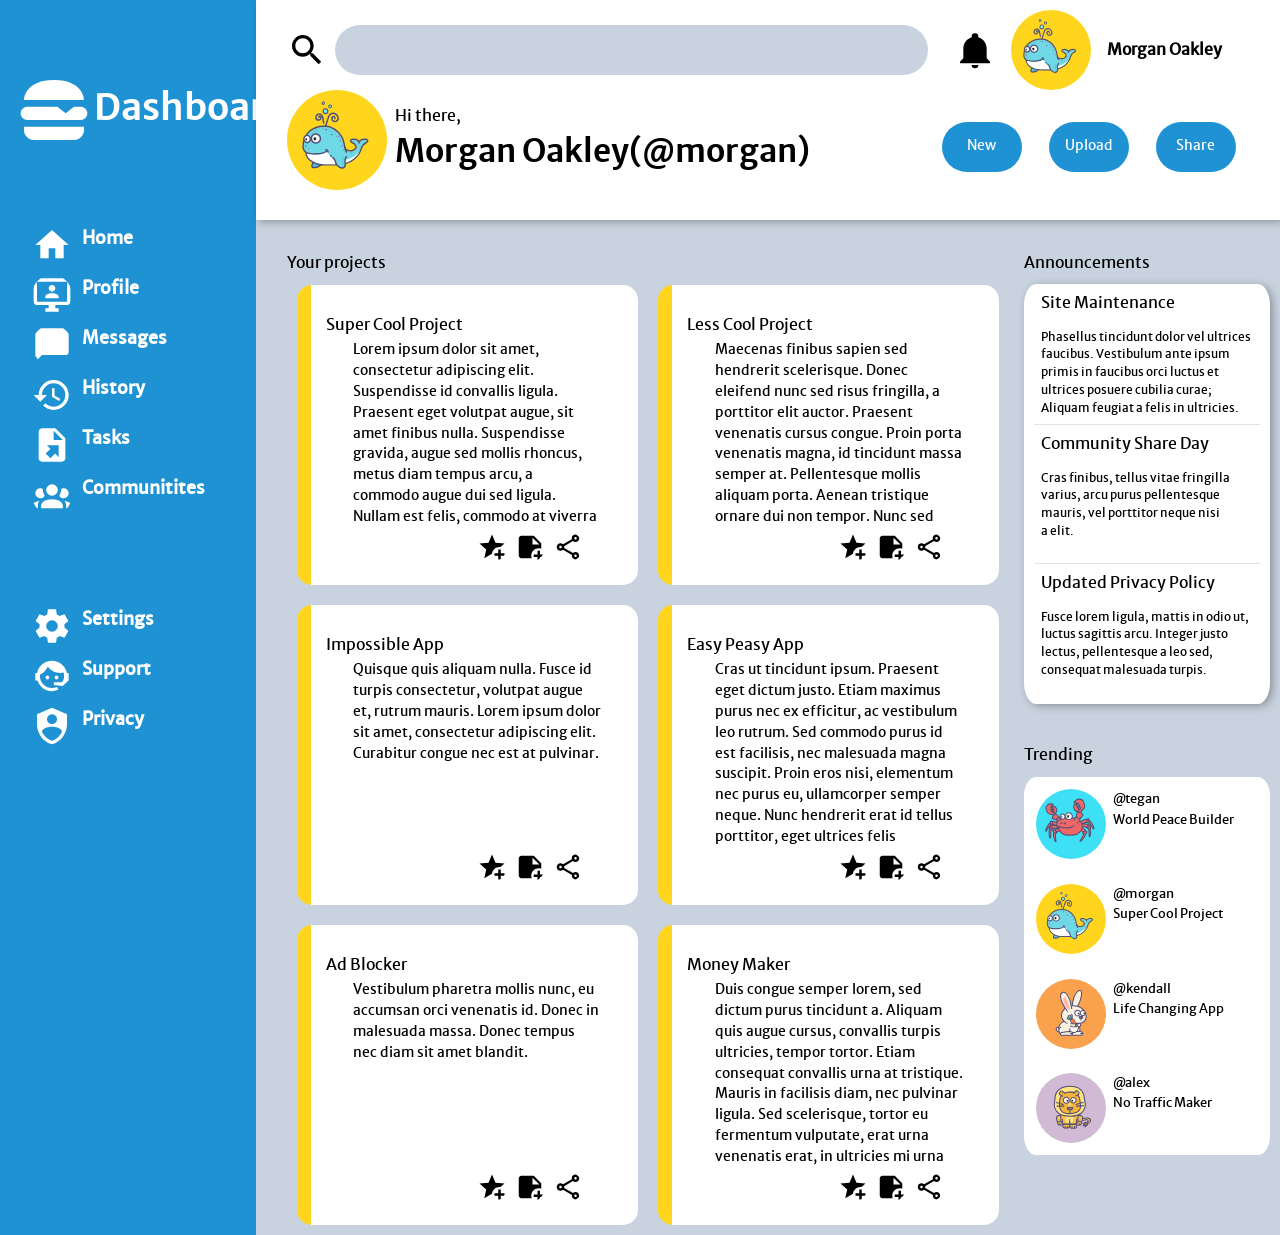
<file: index.html>
<!DOCTYPE html>
<html lang="en">
<head>
    <meta charset="UTF-8">
    <meta name="viewport" content="width=device-width, initial-scale=1.0">
    <title>Admin Dashboard</title>
    <link rel="stylesheet" href="style.css">
</head>
<body>
    <div class="page">
    <div class="container">

        <div class="leftPanel">

            <div class="dashboard">
                <img src="./img/hamburger.svg" class="icon">
                <h1>Dashboard</h1>
            </div>

            <div class="navigation">
                <div class="subnav">
                    <ul>
                        <li> <img src="./img/home.svg" class="icon">
                            <p>Home</p></li>
                        <li> <img src="./img/monitor-account.svg" class="icon">
                            <p>Profile</p></li>
                        <li> <img src="./img/message.svg" class="icon">
                            <p>Messages</p></li>
                        <li> <img src="./img/history.svg" class="icon">
                            <p>History</p></li>
                        <li> <img src="./img/file-export.svg" class="icon">
                            <p>Tasks</p></li>
                        <li> <img src="./img/account-group.svg" class="icon">
                            <p>Communitites</p></li>
                    </ul>
                </div>

                <div class="settings">
                    <ul>
                        <li> <img src="./img/cog.svg" class="icon">
                            Settings</li>
                        <li> <img src="./img/face-agent.svg" class="icon">
                            Support</li>
                        <Li> <img src="./img/shield-account.svg" class="icon">
                            Privacy</li>
                    </ul>    
                </div>
            </div>
            
        </div>

        <div class="header">
            <div class="headSearch">
                <img src="./img/magnify.svg" class="icon">
                <input type="search"/>
            </div>
            <div class="headUser">
                <img src="./img/bell.svg" class="icon" id="notifbell">
                <img src="./img/whale-svgrepo-com.svg" class="icon" id="userpic">
                <div class="username">Morgan Oakley</div>
            </div>

            <div class="userGreet">
                <div id="avatar">
                    <img src="./img/whale-svgrepo-com.svg" class="icon" id="userpicbig">
                </div>
                <div id="hiUser">
                    <p>Hi there,</p>
                    <h1>Morgan Oakley(@morgan)</h1>
                </div>
            </div>

            <div class="userButton">
                <button id="new" class="press" onclick="">New</button>
                <button id="upload" class="press" onclick="">Upload</button>
                <button id="share" class="press" onclick="">Share</button>
            </div>
        </div>

        <div class="content">
            <div class="projectContainer">
                <div id="projectheader">
                    <p>Your projects</p>
                </div>

                <div class="projectBox">
                    <div class="project">
                        <div class="projThumb">
                            <p id="projectTitle">Super Cool Project</p>
                            <p id="projectDesc">Lorem ipsum dolor sit amet, 
                                consectetur adipiscing elit. Suspendisse id 
                                convallis ligula. Praesent eget volutpat augue, sit amet finibus nulla. 
                                Suspendisse gravida, augue sed mollis rhoncus, metus diam tempus arcu, a 
                                commodo augue dui sed ligula. Nullam est felis, commodo at viverra vitae, 
                                suscipit sed orci. 
                                </p>
                        </div>

                        <div class="projbutton">
                            <img src="./img/star-plus.svg" class="icon">
                            <img src="./img/note-plus.svg" class="icon">
                            <img src="./img/share-variant-outline.svg" class="icon">
                        </div>
                    </div>

                    <div class="project">
                        <div class="projThumb">
                            <p id="projectTitle">Less Cool Project</p>
                            <p id="projectDesc">Maecenas finibus sapien sed hendrerit scelerisque. 
                                Donec eleifend nunc sed risus fringilla, a porttitor elit auctor.
                                Praesent venenatis cursus congue. Proin porta venenatis magna, id 
                                tincidunt massa semper at. Pellentesque mollis aliquam porta. Aenean 
                                tristique ornare dui non tempor. Nunc sed interdum tellus, eu placerat 
                                orci. Morbi congue ornare dolor, a pellentesque nunc consectetur rhoncus. 
                                Suspendisse id consequat ligula. Nam venenatis cursus turpis sed posuere. 
                                Aliquam aliquet urna convallis eros placerat, at accumsan massa rhoncus.
                                </p>
                        </div>
                        <div class="projbutton">
                            <img src="./img/star-plus.svg" class="icon">
                            <img src="./img/note-plus.svg" class="icon">
                            <img src="./img/share-variant-outline.svg" class="icon">
                        </div>
                    </div>

                    <div class="project">
                        <div class="projThumb">
                            <p id="projectTitle">Impossible App</p>
                            <p id="projectDesc">Quisque quis aliquam nulla. Fusce id turpis consectetur, 
                                volutpat augue et, rutrum mauris. Lorem ipsum dolor sit amet, consectetur 
                                adipiscing elit. Curabitur congue nec est at pulvinar.
                                </p>
                        </div>
                        <div class="projbutton">
                            <img src="./img/star-plus.svg" class="icon">
                            <img src="./img/note-plus.svg" class="icon">
                            <img src="./img/share-variant-outline.svg" class="icon">
                        </div>
                    </div>

                     <div class="project">
                        <div class="projThumb">
                            <p id="projectTitle">Easy Peasy App</p>
                            <p id="projectDesc">Cras ut tincidunt ipsum. Praesent eget dictum justo. 
                                Etiam maximus purus nec ex efficitur, ac vestibulum leo rutrum. 
                                Sed commodo purus id est facilisis, nec malesuada magna suscipit. 
                                Proin eros nisi, elementum nec purus eu, ullamcorper semper neque. 
                                Nunc hendrerit erat id tellus porttitor, eget ultrices felis ullamcorper. 
                                Nullam porttitor blandit turpis sit amet convallis.
                                </p>
                        </div>
                        <div class="projbutton">
                            <img src="./img/star-plus.svg" class="icon">
                            <img src="./img/note-plus.svg" class="icon">
                            <img src="./img/share-variant-outline.svg" class="icon">
                        </div>
                    </div>

                    <div class="project">
                        <div class="projThumb">
                            <p id="projectTitle">Ad Blocker</p>
                            <p id="projectDesc">Vestibulum pharetra mollis nunc, eu accumsan orci venenatis id. 
                                Donec in malesuada massa. Donec tempus nec diam sit amet blandit.
                                </p>
                        </div>
                        <div class="projbutton">
                            <img src="./img/star-plus.svg" class="icon">
                            <img src="./img/note-plus.svg" class="icon">
                            <img src="./img/share-variant-outline.svg" class="icon">
                        </div>
                    </div>
                    
                    <div class="project">
                        <div class="projThumb">
                            <p id="projectTitle">Money Maker</p>
                            <p id="projectDesc">Duis congue semper lorem, sed dictum purus tincidunt a. 
                                Aliquam quis augue cursus, convallis turpis ultricies, tempor tortor. 
                                Etiam consequat convallis urna at tristique. Mauris in facilisis diam, 
                                nec pulvinar ligula. Sed scelerisque, tortor eu fermentum vulputate, 
                                erat urna venenatis erat, in ultricies mi urna sit amet ipsum. 
                                </p>
                        </div>
                        <div class="projbutton">
                            <img src="./img/star-plus.svg" class="icon">
                            <img src="./img/note-plus.svg" class="icon">
                            <img src="./img/share-variant-outline.svg" class="icon">
                        </div>
                    </div>
                </div>
            </div>

            <div class="contentpanel">
                    <div class="announce">
                        <p>Announcements</p>
                        <div class="updates">
                            <div class="pageupdates">
                                <p id="uptitle">Site Maintenance</p>
                                <p id="updesc">Phasellus tincidunt dolor vel ultrices faucibus. 
                                    Vestibulum ante ipsum primis in faucibus orci luctus et ultrices 
                                    posuere cubilia curae; Aliquam feugiat a felis in ultricies.
                                     
                                     </p>
                            </div>

                            <div class="pageupdates" id="middleupdate">
                                <p id="uptitle">Community Share Day</p>
                                <p id="updesc">Cras finibus, tellus vitae fringilla varius, arcu purus 
                                    pellentesque mauris, vel porttitor neque nisi a elit. 
                                    </p>
                            </div>

                            <div class="pageupdates">
                                <p id="uptitle">Updated Privacy Policy</p>
                                <p id="updesc"> Fusce lorem ligula, mattis in odio ut, luctus sagittis arcu. 
                                    Integer justo lectus, pellentesque a leo sed, consequat malesuada turpis. 
                                    
                                    </p>
                            </div>

                        </div>
                    </div>
                   
                     <div class="trend">
                        <p>Trending</p>
                        <div class="trendbox">
                            <div class="trendItem">
                                <img src="./img/crab-svgrepo-com.svg" class="icon" id="picone">
                                <div id="trendpost">
                                    <p>@tegan</p>
                                    <p>World Peace Builder</p>
                                </div>
                            </div>

                            <div class="trendItem">
                                <img src="./img/whale-svgrepo-com.svg" class="icon" id="pictwo">
                                <div id="trendpost">
                                    <p>@morgan</p>
                                    <p>Super Cool Project</p>
                                </div>
                            </div>

                            <div class="trendItem">
                                <img src="./img/rabbit-svgrepo-com.svg" class="icon" id="picthree">
                                <div id="trendpost">
                                    <p>@kendall</p>
                                    <p>Life Changing App</p>
                                </div>
                            </div>

                            <div class="trendItem">
                                <img src="./img/lion-svgrepo-com.svg" class="icon" id="picfour">
                                <div id="trendpost">
                                    <p>@alex</p>
                                    <p>No Traffic Maker</p>
                                </div>
                            </div>
                        </div>
                    </div>
                </div>           
        </div>
    </div>
    </div>
    
</body>
</html>
</file>
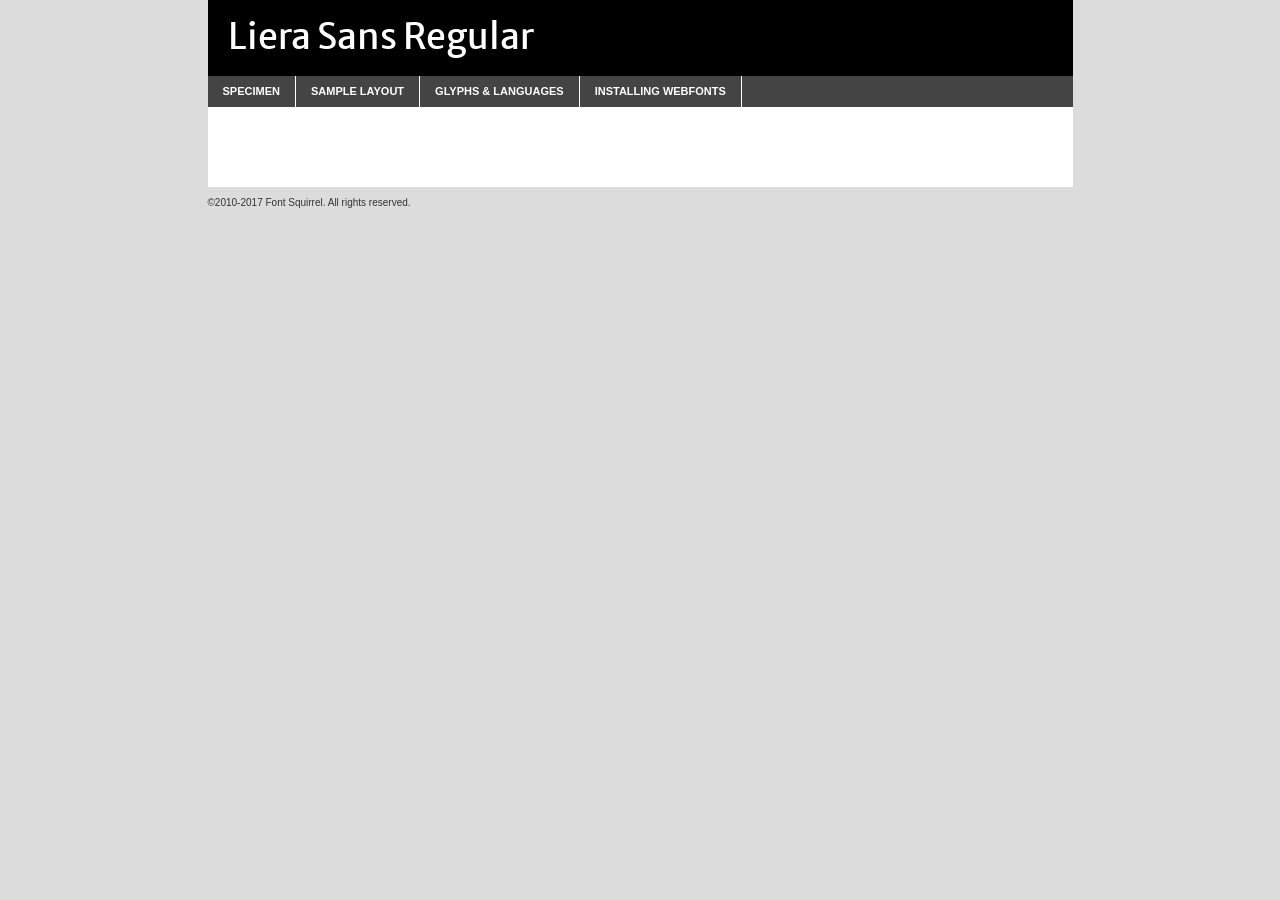
<file: font/lierasans-regular-demo.html>
<!DOCTYPE html PUBLIC "-//W3C//DTD XHTML 1.0 Transitional//EN"
        "http://www.w3.org/TR/xhtml1/DTD/xhtml1-transitional.dtd">

<html xmlns="http://www.w3.org/1999/xhtml" xml:lang="en" lang="en">
<head>
    <meta http-equiv="Content-Type" content="text/html; charset=utf-8"/>
    <script src="http://ajax.googleapis.com/ajax/libs/jquery/1.7.2/jquery.min.js" type="text/javascript" charset="utf-8"></script>
    <script type="text/javascript">
		(function($) {
			$.fn.easyTabs = function(option) {
				var param = jQuery.extend({ fadeSpeed: 'fast', defaultContent: 1, activeClass: 'active' }, option);
				$(this).each(function() {
					var thisId = '#' + this.id;
					if ( param.defaultContent == '' )
					{
						param.defaultContent = 1;
					}
					if ( typeof param.defaultContent == 'number' )
					{
						var defaultTab = $(thisId + ' .tabs li:eq(' + (param.defaultContent - 1) + ') a').attr('href').substr(1);
					}
					else
					{
						var defaultTab = param.defaultContent;
					}
					$(thisId + ' .tabs li a').each(function() {
						var tabToHide = $(this).attr('href').substr(1);
						$('#' + tabToHide).addClass('easytabs-tab-content');
					});
					hideAll();
					changeContent(defaultTab);

					function hideAll() {$(thisId + ' .easytabs-tab-content').hide();}

					function changeContent(tabId)
					{
						hideAll();
						$(thisId + ' .tabs li').removeClass(param.activeClass);
						$(thisId + ' .tabs li a[href=#' + tabId + ']').closest('li').addClass(param.activeClass);
						if ( param.fadeSpeed != 'none' )
						{
							$(thisId + ' #' + tabId).fadeIn(param.fadeSpeed);
						}
						else
						{
							$(thisId + ' #' + tabId).show();
						}
					}

					$(thisId + ' .tabs li').click(function() {
						var tabId = $(this).find('a').attr('href').substr(1);
						changeContent(tabId);
						return false;
					});
				});
			}
		})(jQuery);
    </script>
    <link rel="stylesheet" href="specimen_files/specimen_stylesheet.css" type="text/css" charset="utf-8"/>
    <link rel="stylesheet" href="stylesheet.css" type="text/css" charset="utf-8"/>

    <style type="text/css">
        		body {
			font-family: 'liera_sansregular';
        		}

            </style>

    <title>Liera Sans Regular Specimen</title>


    <script type="text/javascript" charset="utf-8">
		$(document).ready(function() {
			$('#container').easyTabs({ defaultContent: 1 });
		});
    </script>
</head>

<body>
<div id="container">
    <div id="header">
		Liera Sans Regular    </div>
    <ul class="tabs">
        <li><a href="#specimen">Specimen</a></li>
        <li><a href="#layout">Sample Layout</a></li>
                <li><a href="#glyphs">Glyphs &amp; Languages</a></li>
        <li><a href="#installing">Installing Webfonts</a></li>

    </ul>

    <div id="main_content">


        <div id="specimen">

            <div class="section">
                <div class="grid12 firstcol">
                    <div class="huge">AaBb</div>
                </div>
            </div>

            <div class="section">
                <div class="glyph_range">A&#x200B;B&#x200b;C&#x200b;D&#x200b;E&#x200b;F&#x200b;G&#x200b;H&#x200b;I&#x200b;J&#x200b;K&#x200b;L&#x200b;M&#x200b;N&#x200b;O&#x200b;P&#x200b;Q&#x200b;R&#x200b;S&#x200b;T&#x200b;U&#x200b;V&#x200b;W&#x200b;X&#x200b;Y&#x200b;Z&#x200b;a&#x200b;b&#x200b;c&#x200b;d&#x200b;e&#x200b;f&#x200b;g&#x200b;h&#x200b;i&#x200b;j&#x200b;k&#x200b;l&#x200b;m&#x200b;n&#x200b;o&#x200b;p&#x200b;q&#x200b;r&#x200b;s&#x200b;t&#x200b;u&#x200b;v&#x200b;w&#x200b;x&#x200b;y&#x200b;z&#x200b;1&#x200b;2&#x200b;3&#x200b;4&#x200b;5&#x200b;6&#x200b;7&#x200b;8&#x200b;9&#x200b;0&#x200b;&amp;&#x200b;.&#x200b;,&#x200b;?&#x200b;!&#x200b;&#64;&#x200b;(&#x200b;)&#x200b;#&#x200b;$&#x200b;%&#x200b;*&#x200b;+&#x200b;-&#x200b;=&#x200b;:&#x200b;;</div>
            </div>
            <div class="section">
                <div class="grid12 firstcol">
                    <table class="sample_table">
                        <tr>
                            <td>10</td>
                            <td class="size10">abcdefghijklmnopqrstuvwxyzABCDEFGHIJKLMNOPQRSTUVWXYZ0123456789abcdefghijklmnopqrstuvwxyzABCDEFGHIJKLMNOPQRSTUVWXYZ0123456789abcdefghijklmnopqrstuvwxyzABCDEFGHIJKLMNOPQRSTUVWXYZ</td>
                        </tr>
                        <tr>
                            <td>11</td>
                            <td class="size11">abcdefghijklmnopqrstuvwxyzABCDEFGHIJKLMNOPQRSTUVWXYZ0123456789abcdefghijklmnopqrstuvwxyzABCDEFGHIJKLMNOPQRSTUVWXYZ0123456789abcdefghijklmnopqrstuvwxyzABCDEFGHIJKLMNOPQRSTUVWXYZ</td>
                        </tr>
                        <tr>
                            <td>12</td>
                            <td class="size12">abcdefghijklmnopqrstuvwxyzABCDEFGHIJKLMNOPQRSTUVWXYZ0123456789abcdefghijklmnopqrstuvwxyzABCDEFGHIJKLMNOPQRSTUVWXYZ0123456789abcdefghijklmnopqrstuvwxyzABCDEFGHIJKLMNOPQRSTUVWXYZ</td>
                        </tr>
                        <tr>
                            <td>13</td>
                            <td class="size13">abcdefghijklmnopqrstuvwxyzABCDEFGHIJKLMNOPQRSTUVWXYZ0123456789abcdefghijklmnopqrstuvwxyzABCDEFGHIJKLMNOPQRSTUVWXYZ0123456789abcdefghijklmnopqrstuvwxyzABCDEFGHIJKLMNOPQRSTUVWXYZ</td>
                        </tr>
                        <tr>
                            <td>14</td>
                            <td class="size14">abcdefghijklmnopqrstuvwxyzABCDEFGHIJKLMNOPQRSTUVWXYZ0123456789abcdefghijklmnopqrstuvwxyzABCDEFGHIJKLMNOPQRSTUVWXYZ0123456789abcdefghijklmnopqrstuvwxyzABCDEFGHIJKLMNOPQRSTUVWXYZ</td>
                        </tr>
                        <tr>
                            <td>16</td>
                            <td class="size16">abcdefghijklmnopqrstuvwxyzABCDEFGHIJKLMNOPQRSTUVWXYZ0123456789abcdefghijklmnopqrstuvwxyzABCDEFGHIJKLMNOPQRSTUVWXYZ</td>
                        </tr>
                        <tr>
                            <td>18</td>
                            <td class="size18">abcdefghijklmnopqrstuvwxyzABCDEFGHIJKLMNOPQRSTUVWXYZ0123456789abcdefghijklmnopqrstuvwxyzABCDEFGHIJKLMNOPQRSTUVWXYZ</td>
                        </tr>
                        <tr>
                            <td>20</td>
                            <td class="size20">abcdefghijklmnopqrstuvwxyzABCDEFGHIJKLMNOPQRSTUVWXYZ0123456789abcdefghijklmnopqrstuvwxyzABCDEFGHIJKLMNOPQRSTUVWXYZ</td>
                        </tr>
                        <tr>
                            <td>24</td>
                            <td class="size24">abcdefghijklmnopqrstuvwxyzABCDEFGHIJKLMNOPQRSTUVWXYZ0123456789abcdefghijklmnopqrstuvwxyzABCDEFGHIJKLMNOPQRSTUVWXYZ</td>
                        </tr>
                        <tr>
                            <td>30</td>
                            <td class="size30">abcdefghijklmnopqrstuvwxyzABCDEFGHIJKLMNOPQRSTUVWXYZ0123456789abcdefghijklmnopqrstuvwxyzABCDEFGHIJKLMNOPQRSTUVWXYZ</td>
                        </tr>
                        <tr>
                            <td>36</td>
                            <td class="size36">abcdefghijklmnopqrstuvwxyzABCDEFGHIJKLMNOPQRSTUVWXYZ0123456789abcdefghijklmnopqrstuvwxyzABCDEFGHIJKLMNOPQRSTUVWXYZ</td>
                        </tr>
                        <tr>
                            <td>48</td>
                            <td class="size48">abcdefghijklmnopqrstuvwxyzABCDEFGHIJKLMNOPQRSTUVWXYZ0123456789abcdefghijklmnopqrstuvwxyzABCDEFGHIJKLMNOPQRSTUVWXYZ</td>
                        </tr>
                        <tr>
                            <td>60</td>
                            <td class="size60">abcdefghijklmnopqrstuvwxyzABCDEFGHIJKLMNOPQRSTUVWXYZ0123456789abcdefghijklmnopqrstuvwxyzABCDEFGHIJKLMNOPQRSTUVWXYZ</td>
                        </tr>
                        <tr>
                            <td>72</td>
                            <td class="size72">abcdefghijklmnopqrstuvwxyzABCDEFGHIJKLMNOPQRSTUVWXYZ0123456789abcdefghijklmnopqrstuvwxyzABCDEFGHIJKLMNOPQRSTUVWXYZ</td>
                        </tr>
                        <tr>
                            <td>90</td>
                            <td class="size90">abcdefghijklmnopqrstuvwxyzABCDEFGHIJKLMNOPQRSTUVWXYZ0123456789abcdefghijklmnopqrstuvwxyzABCDEFGHIJKLMNOPQRSTUVWXYZ</td>
                        </tr>
                    </table>

                </div>

            </div>


            <div class="section" id="bodycomparison">


                <div id="xheight">
                    <div class="fontbody">&#x25FC;&#x25FC;&#x25FC;&#x25FC;&#x25FC;&#x25FC;&#x25FC;&#x25FC;&#x25FC;&#x25FC;&#x25FC;&#x25FC;&#x25FC;&#x25FC;&#x25FC;&#x25FC;&#x25FC;&#x25FC;&#x25FC;&#x25FC;&#x25FC;&#x25FC;&#x25FC;&#x25FC;&#x25FC;&#x25FC;&#x25FC;&#x25FC;&#x25FC;&#x25FC;&#x25FC;&#x25FC;&#x25FC;&#x25FC;&#x25FC;&#x25FC;&#x25FC;&#x25FC;&#x25FC;&#x25FC;&#x25FC;&#x25FC;&#x25FC;&#x25FC;&#x25FC;&#x25FC;&#x25FC;&#x25FC;&#x25FC;&#x25FC;&#x25FC;&#x25FC;&#x25FC;&#x25FC;&#x25FC;&#x25FC;&#x25FC;&#x25FC;&#x25FC;&#x25FC;&#x25FC;&#x25FC;&#x25FC;&#x25FC;&#x25FC;&#x25FC;&#x25FC;&#x25FC;&#x25FC;&#x25FC;&#x25FC;&#x25FC;&#x25FC;&#x25FC;&#x25FC;&#x25FC;&#x25FC;&#x25FC;&#x25FC;&#x25FC;&#x25FC;&#x25FC;&#x25FC;&#x25FC;&#x25FC;&#x25FC;&#x25FC;&#x25FC;&#x25FC;&#x25FC;&#x25FC;&#x25FC;&#x25FC;&#x25FC;&#x25FC;&#x25FC;&#x25FC;&#x25FC;&#x25FC;body</div>
                    <div class="arialbody">body</div>
                    <div class="verdanabody">body</div>
                    <div class="georgiabody">body</div>
                </div>
                <div class="fontbody" style="z-index:1">
                    body<span>Liera Sans Regular</span>
                </div>
                <div class="arialbody" style="z-index:1">
                    body<span>Arial</span>
                </div>
                <div class="verdanabody" style="z-index:1">
                    body<span>Verdana</span>
                </div>
                <div class="georgiabody" style="z-index:1">
                    body<span>Georgia</span>
                </div>


            </div>


            <div class="section psample psample_row1" id="">

                <div class="grid2 firstcol">
                    <p class="size10"><span>10.</span>Aenean lacinia bibendum nulla sed consectetur. Fusce dapibus, tellus ac cursus commodo, tortor mauris condimentum nibh, ut fermentum massa justo sit amet risus. Nullam id dolor id nibh ultricies vehicula ut id elit. Cum sociis natoque penatibus et magnis dis parturient montes, nascetur ridiculus mus. Nulla vitae elit libero, a pharetra augue.</p>

                </div>
                <div class="grid3">
                    <p class="size11"><span>11.</span>Aenean lacinia bibendum nulla sed consectetur. Fusce dapibus, tellus ac cursus commodo, tortor mauris condimentum nibh, ut fermentum massa justo sit amet risus. Nullam id dolor id nibh ultricies vehicula ut id elit. Cum sociis natoque penatibus et magnis dis parturient montes, nascetur ridiculus mus. Nulla vitae elit libero, a pharetra augue.</p>

                </div>
                <div class="grid3">
                    <p class="size12"><span>12.</span>Aenean lacinia bibendum nulla sed consectetur. Fusce dapibus, tellus ac cursus commodo, tortor mauris condimentum nibh, ut fermentum massa justo sit amet risus. Nullam id dolor id nibh ultricies vehicula ut id elit. Cum sociis natoque penatibus et magnis dis parturient montes, nascetur ridiculus mus. Nulla vitae elit libero, a pharetra augue.</p>

                </div>
                <div class="grid4">
                    <p class="size13"><span>13.</span>Aenean lacinia bibendum nulla sed consectetur. Fusce dapibus, tellus ac cursus commodo, tortor mauris condimentum nibh, ut fermentum massa justo sit amet risus. Nullam id dolor id nibh ultricies vehicula ut id elit. Cum sociis natoque penatibus et magnis dis parturient montes, nascetur ridiculus mus. Nulla vitae elit libero, a pharetra augue.</p>

                </div>
                <div class="white_blend"></div>

            </div>
            <div class="section psample psample_row2" id="">
                <div class="grid3 firstcol">
                    <p class="size14"><span>14.</span>Aenean lacinia bibendum nulla sed consectetur. Fusce dapibus, tellus ac cursus commodo, tortor mauris condimentum nibh, ut fermentum massa justo sit amet risus. Nullam id dolor id nibh ultricies vehicula ut id elit. Cum sociis natoque penatibus et magnis dis parturient montes, nascetur ridiculus mus. Nulla vitae elit libero, a pharetra augue.</p>

                </div>
                <div class="grid4">
                    <p class="size16"><span>16.</span>Aenean lacinia bibendum nulla sed consectetur. Fusce dapibus, tellus ac cursus commodo, tortor mauris condimentum nibh, ut fermentum massa justo sit amet risus. Nullam id dolor id nibh ultricies vehicula ut id elit. Cum sociis natoque penatibus et magnis dis parturient montes, nascetur ridiculus mus. Nulla vitae elit libero, a pharetra augue.</p>

                </div>
                <div class="grid5">
                    <p class="size18"><span>18.</span>Aenean lacinia bibendum nulla sed consectetur. Fusce dapibus, tellus ac cursus commodo, tortor mauris condimentum nibh, ut fermentum massa justo sit amet risus. Nullam id dolor id nibh ultricies vehicula ut id elit. Cum sociis natoque penatibus et magnis dis parturient montes, nascetur ridiculus mus. Nulla vitae elit libero, a pharetra augue.</p>

                </div>

                <div class="white_blend"></div>

            </div>

            <div class="section psample psample_row3" id="">
                <div class="grid5 firstcol">
                    <p class="size20"><span>20.</span>Aenean lacinia bibendum nulla sed consectetur. Fusce dapibus, tellus ac cursus commodo, tortor mauris condimentum nibh, ut fermentum massa justo sit amet risus. Nullam id dolor id nibh ultricies vehicula ut id elit. Cum sociis natoque penatibus et magnis dis parturient montes, nascetur ridiculus mus. Nulla vitae elit libero, a pharetra augue.</p>
                </div>
                <div class="grid7">
                    <p class="size24"><span>24.</span>Aenean lacinia bibendum nulla sed consectetur. Fusce dapibus, tellus ac cursus commodo, tortor mauris condimentum nibh, ut fermentum massa justo sit amet risus. Nullam id dolor id nibh ultricies vehicula ut id elit. Cum sociis natoque penatibus et magnis dis parturient montes, nascetur ridiculus mus. Nulla vitae elit libero, a pharetra augue.</p>
                </div>

                <div class="white_blend"></div>

            </div>

            <div class="section psample psample_row4" id="">
                <div class="grid12 firstcol">
                    <p class="size30"><span>30.</span>Aenean lacinia bibendum nulla sed consectetur. Fusce dapibus, tellus ac cursus commodo, tortor mauris condimentum nibh, ut fermentum massa justo sit amet risus. Nullam id dolor id nibh ultricies vehicula ut id elit. Cum sociis natoque penatibus et magnis dis parturient montes, nascetur ridiculus mus. Nulla vitae elit libero, a pharetra augue.</p>
                </div>
                <div class="white_blend"></div>

            </div>


            <div class="section psample psample_row1 fullreverse">
                <div class="grid2 firstcol">
                    <p class="size10"><span>10.</span>Aenean lacinia bibendum nulla sed consectetur. Fusce dapibus, tellus ac cursus commodo, tortor mauris condimentum nibh, ut fermentum massa justo sit amet risus. Nullam id dolor id nibh ultricies vehicula ut id elit. Cum sociis natoque penatibus et magnis dis parturient montes, nascetur ridiculus mus. Nulla vitae elit libero, a pharetra augue.</p>

                </div>
                <div class="grid3">
                    <p class="size11"><span>11.</span>Aenean lacinia bibendum nulla sed consectetur. Fusce dapibus, tellus ac cursus commodo, tortor mauris condimentum nibh, ut fermentum massa justo sit amet risus. Nullam id dolor id nibh ultricies vehicula ut id elit. Cum sociis natoque penatibus et magnis dis parturient montes, nascetur ridiculus mus. Nulla vitae elit libero, a pharetra augue.</p>

                </div>
                <div class="grid3">
                    <p class="size12"><span>12.</span>Aenean lacinia bibendum nulla sed consectetur. Fusce dapibus, tellus ac cursus commodo, tortor mauris condimentum nibh, ut fermentum massa justo sit amet risus. Nullam id dolor id nibh ultricies vehicula ut id elit. Cum sociis natoque penatibus et magnis dis parturient montes, nascetur ridiculus mus. Nulla vitae elit libero, a pharetra augue.</p>

                </div>
                <div class="grid4">
                    <p class="size13"><span>13.</span>Aenean lacinia bibendum nulla sed consectetur. Fusce dapibus, tellus ac cursus commodo, tortor mauris condimentum nibh, ut fermentum massa justo sit amet risus. Nullam id dolor id nibh ultricies vehicula ut id elit. Cum sociis natoque penatibus et magnis dis parturient montes, nascetur ridiculus mus. Nulla vitae elit libero, a pharetra augue.</p>

                </div>
                <div class="black_blend"></div>

            </div>

            <div class="section psample psample_row2 fullreverse">
                <div class="grid3 firstcol">
                    <p class="size14"><span>14.</span>Aenean lacinia bibendum nulla sed consectetur. Fusce dapibus, tellus ac cursus commodo, tortor mauris condimentum nibh, ut fermentum massa justo sit amet risus. Nullam id dolor id nibh ultricies vehicula ut id elit. Cum sociis natoque penatibus et magnis dis parturient montes, nascetur ridiculus mus. Nulla vitae elit libero, a pharetra augue.</p>

                </div>
                <div class="grid4">
                    <p class="size16"><span>16.</span>Aenean lacinia bibendum nulla sed consectetur. Fusce dapibus, tellus ac cursus commodo, tortor mauris condimentum nibh, ut fermentum massa justo sit amet risus. Nullam id dolor id nibh ultricies vehicula ut id elit. Cum sociis natoque penatibus et magnis dis parturient montes, nascetur ridiculus mus. Nulla vitae elit libero, a pharetra augue.</p>

                </div>
                <div class="grid5">
                    <p class="size18"><span>18.</span>Aenean lacinia bibendum nulla sed consectetur. Fusce dapibus, tellus ac cursus commodo, tortor mauris condimentum nibh, ut fermentum massa justo sit amet risus. Nullam id dolor id nibh ultricies vehicula ut id elit. Cum sociis natoque penatibus et magnis dis parturient montes, nascetur ridiculus mus. Nulla vitae elit libero, a pharetra augue.</p>

                </div>
                <div class="black_blend"></div>

            </div>

            <div class="section psample fullreverse psample_row3" id="">
                <div class="grid5 firstcol">
                    <p class="size20"><span>20.</span>Aenean lacinia bibendum nulla sed consectetur. Fusce dapibus, tellus ac cursus commodo, tortor mauris condimentum nibh, ut fermentum massa justo sit amet risus. Nullam id dolor id nibh ultricies vehicula ut id elit. Cum sociis natoque penatibus et magnis dis parturient montes, nascetur ridiculus mus. Nulla vitae elit libero, a pharetra augue.</p>
                </div>
                <div class="grid7">
                    <p class="size24"><span>24.</span>Aenean lacinia bibendum nulla sed consectetur. Fusce dapibus, tellus ac cursus commodo, tortor mauris condimentum nibh, ut fermentum massa justo sit amet risus. Nullam id dolor id nibh ultricies vehicula ut id elit. Cum sociis natoque penatibus et magnis dis parturient montes, nascetur ridiculus mus. Nulla vitae elit libero, a pharetra augue.</p>
                </div>

                <div class="black_blend"></div>

            </div>

            <div class="section psample fullreverse psample_row4" id="" style="border-bottom: 20px #000 solid;">
                <div class="grid12 firstcol">
                    <p class="size30"><span>30.</span>Aenean lacinia bibendum nulla sed consectetur. Fusce dapibus, tellus ac cursus commodo, tortor mauris condimentum nibh, ut fermentum massa justo sit amet risus. Nullam id dolor id nibh ultricies vehicula ut id elit. Cum sociis natoque penatibus et magnis dis parturient montes, nascetur ridiculus mus. Nulla vitae elit libero, a pharetra augue.</p>
                </div>
                <div class="black_blend"></div>

            </div>


        </div>

        <div id="layout">

            <div class="section">

                <div class="grid12 firstcol">
                    <h1>Lorem Ipsum Dolor</h1>
                    <h2>Etiam porta sem malesuada magna mollis euismod</h2>

                    <p class="byline">By <a href="#link">Aenean Lacinia</a></p>
                </div>
            </div>
            <div class="section">
                <div class="grid8 firstcol">
                    <p class="large">Donec sed odio dui. Morbi leo risus, porta ac consectetur ac, vestibulum at eros. Fusce dapibus, tellus ac cursus commodo, tortor mauris condimentum nibh, ut fermentum massa justo sit amet risus. </p>


                    <h3>Pellentesque ornare sem</h3>

                    <p>Maecenas sed diam eget risus varius blandit sit amet non magna. Maecenas faucibus mollis interdum. Donec ullamcorper nulla non metus auctor fringilla. Nullam id dolor id nibh ultricies vehicula ut id elit. Nullam id dolor id nibh ultricies vehicula ut id elit. </p>

                    <p>Aenean eu leo quam. Pellentesque ornare sem lacinia quam venenatis vestibulum. Lorem ipsum dolor sit amet, consectetur adipiscing elit. Cum sociis natoque penatibus et magnis dis parturient montes, nascetur ridiculus mus. </p>

                    <p>Nulla vitae elit libero, a pharetra augue. Praesent commodo cursus magna, vel scelerisque nisl consectetur et. Aenean lacinia bibendum nulla sed consectetur. </p>

                    <p>Nullam quis risus eget urna mollis ornare vel eu leo. Nullam quis risus eget urna mollis ornare vel eu leo. Maecenas sed diam eget risus varius blandit sit amet non magna. Donec ullamcorper nulla non metus auctor fringilla. </p>

                    <h3>Cras mattis consectetur</h3>

                    <p>Aenean eu leo quam. Pellentesque ornare sem lacinia quam venenatis vestibulum. Aenean lacinia bibendum nulla sed consectetur. Integer posuere erat a ante venenatis dapibus posuere velit aliquet. Cras mattis consectetur purus sit amet fermentum. </p>

                    <p>Nullam id dolor id nibh ultricies vehicula ut id elit. Nullam quis risus eget urna mollis ornare vel eu leo. Cras mattis consectetur purus sit amet fermentum.</p>
                </div>

                <div class="grid4 sidebar">

                    <div class="box reverse">
                        <p class="last">Nullam quis risus eget urna mollis ornare vel eu leo. Donec ullamcorper nulla non metus auctor fringilla. Cras mattis consectetur purus sit amet fermentum. Sed posuere consectetur est at lobortis. Lorem ipsum dolor sit amet, consectetur adipiscing elit. </p>
                    </div>

                    <p class="caption">Maecenas sed diam eget risus varius.</p>

                    <p>Vestibulum id ligula porta felis euismod semper. Integer posuere erat a ante venenatis dapibus posuere velit aliquet. Vestibulum id ligula porta felis euismod semper. Sed posuere consectetur est at lobortis. Maecenas sed diam eget risus varius blandit sit amet non magna. Fusce dapibus, tellus ac cursus commodo, tortor mauris condimentum nibh, ut fermentum massa justo sit amet risus. </p>


                    <p>Duis mollis, est non commodo luctus, nisi erat porttitor ligula, eget lacinia odio sem nec elit. Aenean lacinia bibendum nulla sed consectetur. Vivamus sagittis lacus vel augue laoreet rutrum faucibus dolor auctor. Aenean lacinia bibendum nulla sed consectetur. Nullam quis risus eget urna mollis ornare vel eu leo. </p>

                    <p>Praesent commodo cursus magna, vel scelerisque nisl consectetur et. Donec ullamcorper nulla non metus auctor fringilla. Maecenas faucibus mollis interdum. Fusce dapibus, tellus ac cursus commodo, tortor mauris condimentum nibh, ut fermentum massa justo sit amet risus. </p>

                </div>
            </div>

        </div>


		

        <div id="glyphs">
            <div class="section">
                <div class="grid12 firstcol">

                    <h1>Language Support</h1>
                    <p>The subset of Liera Sans Regular in this kit supports the following languages:<br/>

						Albanian, Basque, Breton, Chamorro, Danish, Dutch, English, Faroese, Finnish, French, Frisian, Galician, German, Icelandic, Italian, Malagasy, Norwegian, Portuguese, Spanish, Alsatian, Aragonese, Arapaho, Arrernte, Asturian, Aymara, Bislama, Cebuano, Corsican, Fijian, French_creole, Genoese, Gilbertese, Greenlandic, Haitian_creole, Hiligaynon, Hmong, Hopi, Ibanag, Iloko_ilokano, Indonesian, Interglossa_glosa, Interlingua, Irish_gaelic, Jerriais, Lojban, Lombard, Luxembourgeois, Manx, Mohawk, Norfolk_pitcairnese, Occitan, Oromo, Pangasinan, Papiamento, Piedmontese, Potawatomi, Rhaeto-romance, Romansh, Rotokas, Sami_lule, Samoan, Sardinian, Scots_gaelic, Seychelles_creole, Shona, Sicilian, Somali, Southern_ndebele, Swahili, Swati_swazi, Tagalog_filipino_pilipino, Tetum, Tok_pisin, Uyghur_latinized, Volapuk, Walloon, Warlpiri, Xhosa, Yapese, Zulu, Latinbasic, Ubasic, Demo                    </p>
                    <h1>Glyph Chart</h1>
                    <p>The subset of Liera Sans Regular in this kit includes all the glyphs listed below. Unicode entities are included above each glyph to help you insert individual characters into your layout.</p>
                    <div id="glyph_chart">

						                            																				                                <div><p>&amp;#13;</p>&#13;</div>
																				                                <div><p>&amp;#32;</p>&#32;</div>
																				                                <div><p>&amp;#33;</p>&#33;</div>
																				                                <div><p>&amp;#34;</p>&#34;</div>
																				                                <div><p>&amp;#35;</p>&#35;</div>
																				                                <div><p>&amp;#36;</p>&#36;</div>
																				                                <div><p>&amp;#37;</p>&#37;</div>
																				                                <div><p>&amp;#38;</p>&#38;</div>
																				                                <div><p>&amp;#39;</p>&#39;</div>
																				                                <div><p>&amp;#40;</p>&#40;</div>
																				                                <div><p>&amp;#41;</p>&#41;</div>
																				                                <div><p>&amp;#42;</p>&#42;</div>
																				                                <div><p>&amp;#43;</p>&#43;</div>
																				                                <div><p>&amp;#44;</p>&#44;</div>
																				                                <div><p>&amp;#45;</p>&#45;</div>
																				                                <div><p>&amp;#46;</p>&#46;</div>
																				                                <div><p>&amp;#47;</p>&#47;</div>
																				                                <div><p>&amp;#48;</p>&#48;</div>
																				                                <div><p>&amp;#49;</p>&#49;</div>
																				                                <div><p>&amp;#50;</p>&#50;</div>
																				                                <div><p>&amp;#51;</p>&#51;</div>
																				                                <div><p>&amp;#52;</p>&#52;</div>
																				                                <div><p>&amp;#53;</p>&#53;</div>
																				                                <div><p>&amp;#54;</p>&#54;</div>
																				                                <div><p>&amp;#55;</p>&#55;</div>
																				                                <div><p>&amp;#56;</p>&#56;</div>
																				                                <div><p>&amp;#57;</p>&#57;</div>
																				                                <div><p>&amp;#58;</p>&#58;</div>
																				                                <div><p>&amp;#59;</p>&#59;</div>
																				                                <div><p>&amp;#60;</p>&#60;</div>
																				                                <div><p>&amp;#61;</p>&#61;</div>
																				                                <div><p>&amp;#62;</p>&#62;</div>
																				                                <div><p>&amp;#63;</p>&#63;</div>
																				                                <div><p>&amp;#64;</p>&#64;</div>
																				                                <div><p>&amp;#65;</p>&#65;</div>
																				                                <div><p>&amp;#66;</p>&#66;</div>
																				                                <div><p>&amp;#67;</p>&#67;</div>
																				                                <div><p>&amp;#68;</p>&#68;</div>
																				                                <div><p>&amp;#69;</p>&#69;</div>
																				                                <div><p>&amp;#70;</p>&#70;</div>
																				                                <div><p>&amp;#71;</p>&#71;</div>
																				                                <div><p>&amp;#72;</p>&#72;</div>
																				                                <div><p>&amp;#73;</p>&#73;</div>
																				                                <div><p>&amp;#74;</p>&#74;</div>
																				                                <div><p>&amp;#75;</p>&#75;</div>
																				                                <div><p>&amp;#76;</p>&#76;</div>
																				                                <div><p>&amp;#77;</p>&#77;</div>
																				                                <div><p>&amp;#78;</p>&#78;</div>
																				                                <div><p>&amp;#79;</p>&#79;</div>
																				                                <div><p>&amp;#80;</p>&#80;</div>
																				                                <div><p>&amp;#81;</p>&#81;</div>
																				                                <div><p>&amp;#82;</p>&#82;</div>
																				                                <div><p>&amp;#83;</p>&#83;</div>
																				                                <div><p>&amp;#84;</p>&#84;</div>
																				                                <div><p>&amp;#85;</p>&#85;</div>
																				                                <div><p>&amp;#86;</p>&#86;</div>
																				                                <div><p>&amp;#87;</p>&#87;</div>
																				                                <div><p>&amp;#88;</p>&#88;</div>
																				                                <div><p>&amp;#89;</p>&#89;</div>
																				                                <div><p>&amp;#90;</p>&#90;</div>
																				                                <div><p>&amp;#91;</p>&#91;</div>
																				                                <div><p>&amp;#92;</p>&#92;</div>
																				                                <div><p>&amp;#93;</p>&#93;</div>
																				                                <div><p>&amp;#94;</p>&#94;</div>
																				                                <div><p>&amp;#95;</p>&#95;</div>
																				                                <div><p>&amp;#96;</p>&#96;</div>
																				                                <div><p>&amp;#97;</p>&#97;</div>
																				                                <div><p>&amp;#98;</p>&#98;</div>
																				                                <div><p>&amp;#99;</p>&#99;</div>
																				                                <div><p>&amp;#100;</p>&#100;</div>
																				                                <div><p>&amp;#101;</p>&#101;</div>
																				                                <div><p>&amp;#102;</p>&#102;</div>
																				                                <div><p>&amp;#103;</p>&#103;</div>
																				                                <div><p>&amp;#104;</p>&#104;</div>
																				                                <div><p>&amp;#105;</p>&#105;</div>
																				                                <div><p>&amp;#106;</p>&#106;</div>
																				                                <div><p>&amp;#107;</p>&#107;</div>
																				                                <div><p>&amp;#108;</p>&#108;</div>
																				                                <div><p>&amp;#109;</p>&#109;</div>
																				                                <div><p>&amp;#110;</p>&#110;</div>
																				                                <div><p>&amp;#111;</p>&#111;</div>
																				                                <div><p>&amp;#112;</p>&#112;</div>
																				                                <div><p>&amp;#113;</p>&#113;</div>
																				                                <div><p>&amp;#114;</p>&#114;</div>
																				                                <div><p>&amp;#115;</p>&#115;</div>
																				                                <div><p>&amp;#116;</p>&#116;</div>
																				                                <div><p>&amp;#117;</p>&#117;</div>
																				                                <div><p>&amp;#118;</p>&#118;</div>
																				                                <div><p>&amp;#119;</p>&#119;</div>
																				                                <div><p>&amp;#120;</p>&#120;</div>
																				                                <div><p>&amp;#121;</p>&#121;</div>
																				                                <div><p>&amp;#122;</p>&#122;</div>
																				                                <div><p>&amp;#123;</p>&#123;</div>
																				                                <div><p>&amp;#124;</p>&#124;</div>
																				                                <div><p>&amp;#125;</p>&#125;</div>
																				                                <div><p>&amp;#126;</p>&#126;</div>
																				                                <div><p>&amp;#160;</p>&#160;</div>
																				                                <div><p>&amp;#161;</p>&#161;</div>
																				                                <div><p>&amp;#162;</p>&#162;</div>
																				                                <div><p>&amp;#163;</p>&#163;</div>
																				                                <div><p>&amp;#164;</p>&#164;</div>
																				                                <div><p>&amp;#165;</p>&#165;</div>
																				                                <div><p>&amp;#166;</p>&#166;</div>
																				                                <div><p>&amp;#167;</p>&#167;</div>
																				                                <div><p>&amp;#168;</p>&#168;</div>
																				                                <div><p>&amp;#169;</p>&#169;</div>
																				                                <div><p>&amp;#170;</p>&#170;</div>
																				                                <div><p>&amp;#171;</p>&#171;</div>
																				                                <div><p>&amp;#172;</p>&#172;</div>
																				                                <div><p>&amp;#173;</p>&#173;</div>
																				                                <div><p>&amp;#174;</p>&#174;</div>
																				                                <div><p>&amp;#175;</p>&#175;</div>
																				                                <div><p>&amp;#176;</p>&#176;</div>
																				                                <div><p>&amp;#177;</p>&#177;</div>
																				                                <div><p>&amp;#178;</p>&#178;</div>
																				                                <div><p>&amp;#179;</p>&#179;</div>
																				                                <div><p>&amp;#180;</p>&#180;</div>
																				                                <div><p>&amp;#181;</p>&#181;</div>
																				                                <div><p>&amp;#182;</p>&#182;</div>
																				                                <div><p>&amp;#183;</p>&#183;</div>
																				                                <div><p>&amp;#184;</p>&#184;</div>
																				                                <div><p>&amp;#185;</p>&#185;</div>
																				                                <div><p>&amp;#186;</p>&#186;</div>
																				                                <div><p>&amp;#187;</p>&#187;</div>
																				                                <div><p>&amp;#188;</p>&#188;</div>
																				                                <div><p>&amp;#189;</p>&#189;</div>
																				                                <div><p>&amp;#190;</p>&#190;</div>
																				                                <div><p>&amp;#191;</p>&#191;</div>
																				                                <div><p>&amp;#192;</p>&#192;</div>
																				                                <div><p>&amp;#193;</p>&#193;</div>
																				                                <div><p>&amp;#194;</p>&#194;</div>
																				                                <div><p>&amp;#195;</p>&#195;</div>
																				                                <div><p>&amp;#196;</p>&#196;</div>
																				                                <div><p>&amp;#197;</p>&#197;</div>
																				                                <div><p>&amp;#198;</p>&#198;</div>
																				                                <div><p>&amp;#199;</p>&#199;</div>
																				                                <div><p>&amp;#200;</p>&#200;</div>
																				                                <div><p>&amp;#201;</p>&#201;</div>
																				                                <div><p>&amp;#202;</p>&#202;</div>
																				                                <div><p>&amp;#203;</p>&#203;</div>
																				                                <div><p>&amp;#204;</p>&#204;</div>
																				                                <div><p>&amp;#205;</p>&#205;</div>
																				                                <div><p>&amp;#206;</p>&#206;</div>
																				                                <div><p>&amp;#207;</p>&#207;</div>
																				                                <div><p>&amp;#208;</p>&#208;</div>
																				                                <div><p>&amp;#209;</p>&#209;</div>
																				                                <div><p>&amp;#210;</p>&#210;</div>
																				                                <div><p>&amp;#211;</p>&#211;</div>
																				                                <div><p>&amp;#212;</p>&#212;</div>
																				                                <div><p>&amp;#213;</p>&#213;</div>
																				                                <div><p>&amp;#214;</p>&#214;</div>
																				                                <div><p>&amp;#215;</p>&#215;</div>
																				                                <div><p>&amp;#216;</p>&#216;</div>
																				                                <div><p>&amp;#217;</p>&#217;</div>
																				                                <div><p>&amp;#218;</p>&#218;</div>
																				                                <div><p>&amp;#219;</p>&#219;</div>
																				                                <div><p>&amp;#220;</p>&#220;</div>
																				                                <div><p>&amp;#221;</p>&#221;</div>
																				                                <div><p>&amp;#222;</p>&#222;</div>
																				                                <div><p>&amp;#223;</p>&#223;</div>
																				                                <div><p>&amp;#224;</p>&#224;</div>
																				                                <div><p>&amp;#225;</p>&#225;</div>
																				                                <div><p>&amp;#226;</p>&#226;</div>
																				                                <div><p>&amp;#227;</p>&#227;</div>
																				                                <div><p>&amp;#228;</p>&#228;</div>
																				                                <div><p>&amp;#229;</p>&#229;</div>
																				                                <div><p>&amp;#230;</p>&#230;</div>
																				                                <div><p>&amp;#231;</p>&#231;</div>
																				                                <div><p>&amp;#232;</p>&#232;</div>
																				                                <div><p>&amp;#233;</p>&#233;</div>
																				                                <div><p>&amp;#234;</p>&#234;</div>
																				                                <div><p>&amp;#235;</p>&#235;</div>
																				                                <div><p>&amp;#236;</p>&#236;</div>
																				                                <div><p>&amp;#237;</p>&#237;</div>
																				                                <div><p>&amp;#238;</p>&#238;</div>
																				                                <div><p>&amp;#239;</p>&#239;</div>
																				                                <div><p>&amp;#240;</p>&#240;</div>
																				                                <div><p>&amp;#241;</p>&#241;</div>
																				                                <div><p>&amp;#242;</p>&#242;</div>
																				                                <div><p>&amp;#243;</p>&#243;</div>
																				                                <div><p>&amp;#244;</p>&#244;</div>
																				                                <div><p>&amp;#245;</p>&#245;</div>
																				                                <div><p>&amp;#246;</p>&#246;</div>
																				                                <div><p>&amp;#247;</p>&#247;</div>
																				                                <div><p>&amp;#248;</p>&#248;</div>
																				                                <div><p>&amp;#249;</p>&#249;</div>
																				                                <div><p>&amp;#250;</p>&#250;</div>
																				                                <div><p>&amp;#251;</p>&#251;</div>
																				                                <div><p>&amp;#252;</p>&#252;</div>
																				                                <div><p>&amp;#253;</p>&#253;</div>
																				                                <div><p>&amp;#254;</p>&#254;</div>
																				                                <div><p>&amp;#255;</p>&#255;</div>
																				                                <div><p>&amp;#338;</p>&#338;</div>
																				                                <div><p>&amp;#339;</p>&#339;</div>
																				                                <div><p>&amp;#376;</p>&#376;</div>
																				                                <div><p>&amp;#710;</p>&#710;</div>
																				                                <div><p>&amp;#732;</p>&#732;</div>
																				                                <div><p>&amp;#8192;</p>&#8192;</div>
																				                                <div><p>&amp;#8193;</p>&#8193;</div>
																				                                <div><p>&amp;#8194;</p>&#8194;</div>
																				                                <div><p>&amp;#8195;</p>&#8195;</div>
																				                                <div><p>&amp;#8196;</p>&#8196;</div>
																				                                <div><p>&amp;#8197;</p>&#8197;</div>
																				                                <div><p>&amp;#8198;</p>&#8198;</div>
																				                                <div><p>&amp;#8199;</p>&#8199;</div>
																				                                <div><p>&amp;#8200;</p>&#8200;</div>
																				                                <div><p>&amp;#8201;</p>&#8201;</div>
																				                                <div><p>&amp;#8202;</p>&#8202;</div>
																				                                <div><p>&amp;#8208;</p>&#8208;</div>
																				                                <div><p>&amp;#8209;</p>&#8209;</div>
																				                                <div><p>&amp;#8210;</p>&#8210;</div>
																				                                <div><p>&amp;#8211;</p>&#8211;</div>
																				                                <div><p>&amp;#8212;</p>&#8212;</div>
																				                                <div><p>&amp;#8216;</p>&#8216;</div>
																				                                <div><p>&amp;#8217;</p>&#8217;</div>
																				                                <div><p>&amp;#8218;</p>&#8218;</div>
																				                                <div><p>&amp;#8220;</p>&#8220;</div>
																				                                <div><p>&amp;#8221;</p>&#8221;</div>
																				                                <div><p>&amp;#8222;</p>&#8222;</div>
																				                                <div><p>&amp;#8226;</p>&#8226;</div>
																				                                <div><p>&amp;#8230;</p>&#8230;</div>
																				                                <div><p>&amp;#8239;</p>&#8239;</div>
																				                                <div><p>&amp;#8249;</p>&#8249;</div>
																				                                <div><p>&amp;#8250;</p>&#8250;</div>
																				                                <div><p>&amp;#8287;</p>&#8287;</div>
																				                                <div><p>&amp;#8364;</p>&#8364;</div>
																				                                <div><p>&amp;#8482;</p>&#8482;</div>
																				                                <div><p>&amp;#9724;</p>&#9724;</div>
																				                                <div><p>&amp;#64257;</p>&#64257;</div>
																				                                <div><p>&amp;#64258;</p>&#64258;</div>
																				                                <div><p>&amp;#64259;</p>&#64259;</div>
																				                                <div><p>&amp;#64260;</p>&#64260;</div>
																																                    </div>
                </div>


            </div>
        </div>


        <div id="specs">

        </div>

        <div id="installing">
            <div class="section">
                <div class="grid7 firstcol">
                    <h1>Installing Webfonts</h1>

                    <p>Webfonts are supported by all major browser platforms but not all in the same way. There are currently four different font formats that must be included in order to target all browsers. This includes TTF, WOFF, EOT and SVG.</p>

                    <h2>1. Upload your webfonts</h2>
                    <p>You must upload your webfont kit to your website. They should be in or near the same directory as your CSS files.</p>

                    <h2>2. Include the webfont stylesheet</h2>
                    <p>A special CSS @font-face declaration helps the various browsers select the appropriate font it needs without causing you a bunch of headaches. Learn more about this syntax by reading the <a href="https://www.fontspring.com/blog/further-hardening-of-the-bulletproof-syntax">Fontspring blog post</a> about it. The code for it is as follows:</p>


                    <code>
                        @font-face{
                        font-family: 'MyWebFont';
                        src: url('WebFont.eot');
                        src: url('WebFont.eot?#iefix') format('embedded-opentype'),
                        url('WebFont.woff') format('woff'),
                        url('WebFont.ttf') format('truetype'),
                        url('WebFont.svg#webfont') format('svg');
                        }
                    </code>

                    <p>We've already gone ahead and generated the code for you. All you have to do is link to the stylesheet in your HTML, like this:</p>
                    <code>&lt;link rel=&quot;stylesheet&quot; href=&quot;stylesheet.css&quot; type=&quot;text/css&quot; charset=&quot;utf-8&quot; /&gt;</code>

                    <h2>3. Modify your own stylesheet</h2>
                    <p>To take advantage of your new fonts, you must tell your stylesheet to use them. Look at the original @font-face declaration above and find the property called "font-family." The name linked there will be what you use to reference the font. Prepend that webfont name to the font stack in the "font-family" property, inside the selector you want to change. For example:</p>
                    <code>p { font-family: 'WebFont', Arial, sans-serif; }</code>

                    <h2>4. Test</h2>
                    <p>Getting webfonts to work cross-browser <em>can</em> be tricky. Use the information in the sidebar to help you if you find that fonts aren't loading in a particular browser.</p>
                </div>

                <div class="grid5 sidebar">
                    <div class="box">
                        <h2>Troubleshooting<br/>Font-Face Problems</h2>
                        <p>Having trouble getting your webfonts to load in your new website? Here are some tips to sort out what might be the problem.</p>

                        <h3>Fonts not showing in any browser</h3>

                        <p>This sounds like you need to work on the plumbing. You either did not upload the fonts to the correct directory, or you did not link the fonts properly in the CSS. If you've confirmed that all this is correct and you still have a problem, take a look at your .htaccess file and see if requests are getting intercepted.</p>

                        <h3>Fonts not loading in iPhone or iPad</h3>

                        <p>The most common problem here is that you are serving the fonts from an IIS server. IIS refuses to serve files that have unknown MIME types. If that is the case, you must set the MIME type for SVG to "image/svg+xml" in the server settings. Follow these instructions from Microsoft if you need help.</p>

                        <h3>Fonts not loading in Firefox</h3>

                        <p>The primary reason for this failure? You are still using a version Firefox older than 3.5. So upgrade already! If that isn't it, then you are very likely serving fonts from a different domain. Firefox requires that all font assets be served from the same domain. Lastly it is possible that you need to add WOFF to your list of MIME types (if you are serving via IIS.)</p>

                        <h3>Fonts not loading in IE</h3>

                        <p>Are you looking at Internet Explorer on an actual Windows machine or are you cheating by using a service like Adobe BrowserLab? Many of these screenshot services do not render @font-face for IE. Best to test it on a real machine.</p>

                        <h3>Fonts not loading in IE9</h3>

                        <p>IE9, like Firefox, requires that fonts be served from the same domain as the website. Make sure that is the case.</p>
                    </div>
                </div>
            </div>

        </div>

    </div>
    <div id="footer">
        <p>&copy;2010-2017 Font Squirrel. All rights reserved.</p>
    </div>
</div>
</body>
</html>
</file>
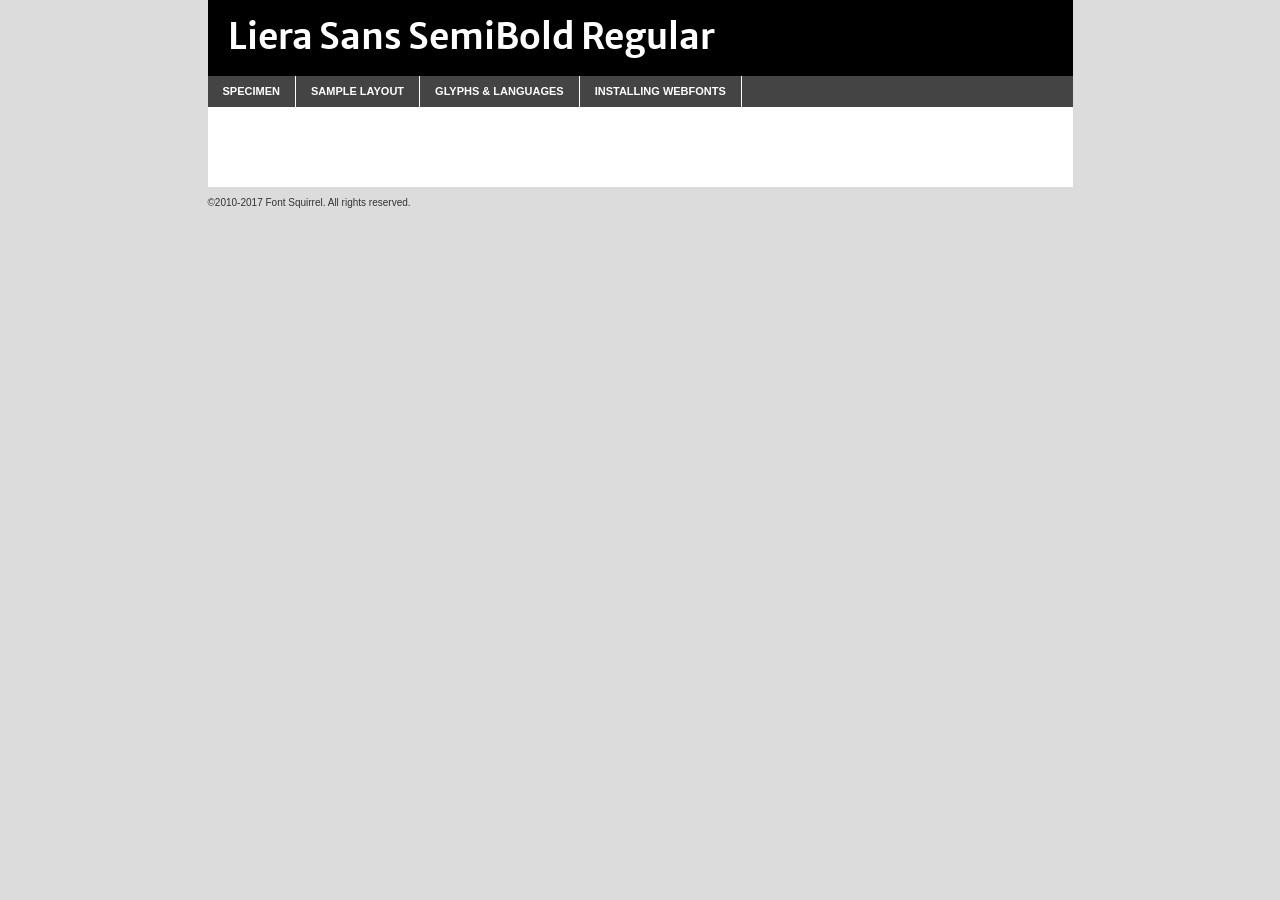
<file: font/lierasans-semibold-demo.html>
<!DOCTYPE html PUBLIC "-//W3C//DTD XHTML 1.0 Transitional//EN"
        "http://www.w3.org/TR/xhtml1/DTD/xhtml1-transitional.dtd">

<html xmlns="http://www.w3.org/1999/xhtml" xml:lang="en" lang="en">
<head>
    <meta http-equiv="Content-Type" content="text/html; charset=utf-8"/>
    <script src="http://ajax.googleapis.com/ajax/libs/jquery/1.7.2/jquery.min.js" type="text/javascript" charset="utf-8"></script>
    <script type="text/javascript">
		(function($) {
			$.fn.easyTabs = function(option) {
				var param = jQuery.extend({ fadeSpeed: 'fast', defaultContent: 1, activeClass: 'active' }, option);
				$(this).each(function() {
					var thisId = '#' + this.id;
					if ( param.defaultContent == '' )
					{
						param.defaultContent = 1;
					}
					if ( typeof param.defaultContent == 'number' )
					{
						var defaultTab = $(thisId + ' .tabs li:eq(' + (param.defaultContent - 1) + ') a').attr('href').substr(1);
					}
					else
					{
						var defaultTab = param.defaultContent;
					}
					$(thisId + ' .tabs li a').each(function() {
						var tabToHide = $(this).attr('href').substr(1);
						$('#' + tabToHide).addClass('easytabs-tab-content');
					});
					hideAll();
					changeContent(defaultTab);

					function hideAll() {$(thisId + ' .easytabs-tab-content').hide();}

					function changeContent(tabId)
					{
						hideAll();
						$(thisId + ' .tabs li').removeClass(param.activeClass);
						$(thisId + ' .tabs li a[href=#' + tabId + ']').closest('li').addClass(param.activeClass);
						if ( param.fadeSpeed != 'none' )
						{
							$(thisId + ' #' + tabId).fadeIn(param.fadeSpeed);
						}
						else
						{
							$(thisId + ' #' + tabId).show();
						}
					}

					$(thisId + ' .tabs li').click(function() {
						var tabId = $(this).find('a').attr('href').substr(1);
						changeContent(tabId);
						return false;
					});
				});
			}
		})(jQuery);
    </script>
    <link rel="stylesheet" href="specimen_files/specimen_stylesheet.css" type="text/css" charset="utf-8"/>
    <link rel="stylesheet" href="stylesheet.css" type="text/css" charset="utf-8"/>

    <style type="text/css">
        		body {
			font-family: 'liera_sanssemibold';
        		}

            </style>

    <title>Liera Sans SemiBold Regular Specimen</title>


    <script type="text/javascript" charset="utf-8">
		$(document).ready(function() {
			$('#container').easyTabs({ defaultContent: 1 });
		});
    </script>
</head>

<body>
<div id="container">
    <div id="header">
		Liera Sans SemiBold Regular    </div>
    <ul class="tabs">
        <li><a href="#specimen">Specimen</a></li>
        <li><a href="#layout">Sample Layout</a></li>
                <li><a href="#glyphs">Glyphs &amp; Languages</a></li>
        <li><a href="#installing">Installing Webfonts</a></li>

    </ul>

    <div id="main_content">


        <div id="specimen">

            <div class="section">
                <div class="grid12 firstcol">
                    <div class="huge">AaBb</div>
                </div>
            </div>

            <div class="section">
                <div class="glyph_range">A&#x200B;B&#x200b;C&#x200b;D&#x200b;E&#x200b;F&#x200b;G&#x200b;H&#x200b;I&#x200b;J&#x200b;K&#x200b;L&#x200b;M&#x200b;N&#x200b;O&#x200b;P&#x200b;Q&#x200b;R&#x200b;S&#x200b;T&#x200b;U&#x200b;V&#x200b;W&#x200b;X&#x200b;Y&#x200b;Z&#x200b;a&#x200b;b&#x200b;c&#x200b;d&#x200b;e&#x200b;f&#x200b;g&#x200b;h&#x200b;i&#x200b;j&#x200b;k&#x200b;l&#x200b;m&#x200b;n&#x200b;o&#x200b;p&#x200b;q&#x200b;r&#x200b;s&#x200b;t&#x200b;u&#x200b;v&#x200b;w&#x200b;x&#x200b;y&#x200b;z&#x200b;1&#x200b;2&#x200b;3&#x200b;4&#x200b;5&#x200b;6&#x200b;7&#x200b;8&#x200b;9&#x200b;0&#x200b;&amp;&#x200b;.&#x200b;,&#x200b;?&#x200b;!&#x200b;&#64;&#x200b;(&#x200b;)&#x200b;#&#x200b;$&#x200b;%&#x200b;*&#x200b;+&#x200b;-&#x200b;=&#x200b;:&#x200b;;</div>
            </div>
            <div class="section">
                <div class="grid12 firstcol">
                    <table class="sample_table">
                        <tr>
                            <td>10</td>
                            <td class="size10">abcdefghijklmnopqrstuvwxyzABCDEFGHIJKLMNOPQRSTUVWXYZ0123456789abcdefghijklmnopqrstuvwxyzABCDEFGHIJKLMNOPQRSTUVWXYZ0123456789abcdefghijklmnopqrstuvwxyzABCDEFGHIJKLMNOPQRSTUVWXYZ</td>
                        </tr>
                        <tr>
                            <td>11</td>
                            <td class="size11">abcdefghijklmnopqrstuvwxyzABCDEFGHIJKLMNOPQRSTUVWXYZ0123456789abcdefghijklmnopqrstuvwxyzABCDEFGHIJKLMNOPQRSTUVWXYZ0123456789abcdefghijklmnopqrstuvwxyzABCDEFGHIJKLMNOPQRSTUVWXYZ</td>
                        </tr>
                        <tr>
                            <td>12</td>
                            <td class="size12">abcdefghijklmnopqrstuvwxyzABCDEFGHIJKLMNOPQRSTUVWXYZ0123456789abcdefghijklmnopqrstuvwxyzABCDEFGHIJKLMNOPQRSTUVWXYZ0123456789abcdefghijklmnopqrstuvwxyzABCDEFGHIJKLMNOPQRSTUVWXYZ</td>
                        </tr>
                        <tr>
                            <td>13</td>
                            <td class="size13">abcdefghijklmnopqrstuvwxyzABCDEFGHIJKLMNOPQRSTUVWXYZ0123456789abcdefghijklmnopqrstuvwxyzABCDEFGHIJKLMNOPQRSTUVWXYZ0123456789abcdefghijklmnopqrstuvwxyzABCDEFGHIJKLMNOPQRSTUVWXYZ</td>
                        </tr>
                        <tr>
                            <td>14</td>
                            <td class="size14">abcdefghijklmnopqrstuvwxyzABCDEFGHIJKLMNOPQRSTUVWXYZ0123456789abcdefghijklmnopqrstuvwxyzABCDEFGHIJKLMNOPQRSTUVWXYZ0123456789abcdefghijklmnopqrstuvwxyzABCDEFGHIJKLMNOPQRSTUVWXYZ</td>
                        </tr>
                        <tr>
                            <td>16</td>
                            <td class="size16">abcdefghijklmnopqrstuvwxyzABCDEFGHIJKLMNOPQRSTUVWXYZ0123456789abcdefghijklmnopqrstuvwxyzABCDEFGHIJKLMNOPQRSTUVWXYZ</td>
                        </tr>
                        <tr>
                            <td>18</td>
                            <td class="size18">abcdefghijklmnopqrstuvwxyzABCDEFGHIJKLMNOPQRSTUVWXYZ0123456789abcdefghijklmnopqrstuvwxyzABCDEFGHIJKLMNOPQRSTUVWXYZ</td>
                        </tr>
                        <tr>
                            <td>20</td>
                            <td class="size20">abcdefghijklmnopqrstuvwxyzABCDEFGHIJKLMNOPQRSTUVWXYZ0123456789abcdefghijklmnopqrstuvwxyzABCDEFGHIJKLMNOPQRSTUVWXYZ</td>
                        </tr>
                        <tr>
                            <td>24</td>
                            <td class="size24">abcdefghijklmnopqrstuvwxyzABCDEFGHIJKLMNOPQRSTUVWXYZ0123456789abcdefghijklmnopqrstuvwxyzABCDEFGHIJKLMNOPQRSTUVWXYZ</td>
                        </tr>
                        <tr>
                            <td>30</td>
                            <td class="size30">abcdefghijklmnopqrstuvwxyzABCDEFGHIJKLMNOPQRSTUVWXYZ0123456789abcdefghijklmnopqrstuvwxyzABCDEFGHIJKLMNOPQRSTUVWXYZ</td>
                        </tr>
                        <tr>
                            <td>36</td>
                            <td class="size36">abcdefghijklmnopqrstuvwxyzABCDEFGHIJKLMNOPQRSTUVWXYZ0123456789abcdefghijklmnopqrstuvwxyzABCDEFGHIJKLMNOPQRSTUVWXYZ</td>
                        </tr>
                        <tr>
                            <td>48</td>
                            <td class="size48">abcdefghijklmnopqrstuvwxyzABCDEFGHIJKLMNOPQRSTUVWXYZ0123456789abcdefghijklmnopqrstuvwxyzABCDEFGHIJKLMNOPQRSTUVWXYZ</td>
                        </tr>
                        <tr>
                            <td>60</td>
                            <td class="size60">abcdefghijklmnopqrstuvwxyzABCDEFGHIJKLMNOPQRSTUVWXYZ0123456789abcdefghijklmnopqrstuvwxyzABCDEFGHIJKLMNOPQRSTUVWXYZ</td>
                        </tr>
                        <tr>
                            <td>72</td>
                            <td class="size72">abcdefghijklmnopqrstuvwxyzABCDEFGHIJKLMNOPQRSTUVWXYZ0123456789abcdefghijklmnopqrstuvwxyzABCDEFGHIJKLMNOPQRSTUVWXYZ</td>
                        </tr>
                        <tr>
                            <td>90</td>
                            <td class="size90">abcdefghijklmnopqrstuvwxyzABCDEFGHIJKLMNOPQRSTUVWXYZ0123456789abcdefghijklmnopqrstuvwxyzABCDEFGHIJKLMNOPQRSTUVWXYZ</td>
                        </tr>
                    </table>

                </div>

            </div>


            <div class="section" id="bodycomparison">


                <div id="xheight">
                    <div class="fontbody">&#x25FC;&#x25FC;&#x25FC;&#x25FC;&#x25FC;&#x25FC;&#x25FC;&#x25FC;&#x25FC;&#x25FC;&#x25FC;&#x25FC;&#x25FC;&#x25FC;&#x25FC;&#x25FC;&#x25FC;&#x25FC;&#x25FC;&#x25FC;&#x25FC;&#x25FC;&#x25FC;&#x25FC;&#x25FC;&#x25FC;&#x25FC;&#x25FC;&#x25FC;&#x25FC;&#x25FC;&#x25FC;&#x25FC;&#x25FC;&#x25FC;&#x25FC;&#x25FC;&#x25FC;&#x25FC;&#x25FC;&#x25FC;&#x25FC;&#x25FC;&#x25FC;&#x25FC;&#x25FC;&#x25FC;&#x25FC;&#x25FC;&#x25FC;&#x25FC;&#x25FC;&#x25FC;&#x25FC;&#x25FC;&#x25FC;&#x25FC;&#x25FC;&#x25FC;&#x25FC;&#x25FC;&#x25FC;&#x25FC;&#x25FC;&#x25FC;&#x25FC;&#x25FC;&#x25FC;&#x25FC;&#x25FC;&#x25FC;&#x25FC;&#x25FC;&#x25FC;&#x25FC;&#x25FC;&#x25FC;&#x25FC;&#x25FC;&#x25FC;&#x25FC;&#x25FC;&#x25FC;&#x25FC;&#x25FC;&#x25FC;&#x25FC;&#x25FC;&#x25FC;&#x25FC;&#x25FC;&#x25FC;&#x25FC;&#x25FC;&#x25FC;&#x25FC;&#x25FC;&#x25FC;&#x25FC;body</div>
                    <div class="arialbody">body</div>
                    <div class="verdanabody">body</div>
                    <div class="georgiabody">body</div>
                </div>
                <div class="fontbody" style="z-index:1">
                    body<span>Liera Sans SemiBold Regular</span>
                </div>
                <div class="arialbody" style="z-index:1">
                    body<span>Arial</span>
                </div>
                <div class="verdanabody" style="z-index:1">
                    body<span>Verdana</span>
                </div>
                <div class="georgiabody" style="z-index:1">
                    body<span>Georgia</span>
                </div>


            </div>


            <div class="section psample psample_row1" id="">

                <div class="grid2 firstcol">
                    <p class="size10"><span>10.</span>Aenean lacinia bibendum nulla sed consectetur. Fusce dapibus, tellus ac cursus commodo, tortor mauris condimentum nibh, ut fermentum massa justo sit amet risus. Nullam id dolor id nibh ultricies vehicula ut id elit. Cum sociis natoque penatibus et magnis dis parturient montes, nascetur ridiculus mus. Nulla vitae elit libero, a pharetra augue.</p>

                </div>
                <div class="grid3">
                    <p class="size11"><span>11.</span>Aenean lacinia bibendum nulla sed consectetur. Fusce dapibus, tellus ac cursus commodo, tortor mauris condimentum nibh, ut fermentum massa justo sit amet risus. Nullam id dolor id nibh ultricies vehicula ut id elit. Cum sociis natoque penatibus et magnis dis parturient montes, nascetur ridiculus mus. Nulla vitae elit libero, a pharetra augue.</p>

                </div>
                <div class="grid3">
                    <p class="size12"><span>12.</span>Aenean lacinia bibendum nulla sed consectetur. Fusce dapibus, tellus ac cursus commodo, tortor mauris condimentum nibh, ut fermentum massa justo sit amet risus. Nullam id dolor id nibh ultricies vehicula ut id elit. Cum sociis natoque penatibus et magnis dis parturient montes, nascetur ridiculus mus. Nulla vitae elit libero, a pharetra augue.</p>

                </div>
                <div class="grid4">
                    <p class="size13"><span>13.</span>Aenean lacinia bibendum nulla sed consectetur. Fusce dapibus, tellus ac cursus commodo, tortor mauris condimentum nibh, ut fermentum massa justo sit amet risus. Nullam id dolor id nibh ultricies vehicula ut id elit. Cum sociis natoque penatibus et magnis dis parturient montes, nascetur ridiculus mus. Nulla vitae elit libero, a pharetra augue.</p>

                </div>
                <div class="white_blend"></div>

            </div>
            <div class="section psample psample_row2" id="">
                <div class="grid3 firstcol">
                    <p class="size14"><span>14.</span>Aenean lacinia bibendum nulla sed consectetur. Fusce dapibus, tellus ac cursus commodo, tortor mauris condimentum nibh, ut fermentum massa justo sit amet risus. Nullam id dolor id nibh ultricies vehicula ut id elit. Cum sociis natoque penatibus et magnis dis parturient montes, nascetur ridiculus mus. Nulla vitae elit libero, a pharetra augue.</p>

                </div>
                <div class="grid4">
                    <p class="size16"><span>16.</span>Aenean lacinia bibendum nulla sed consectetur. Fusce dapibus, tellus ac cursus commodo, tortor mauris condimentum nibh, ut fermentum massa justo sit amet risus. Nullam id dolor id nibh ultricies vehicula ut id elit. Cum sociis natoque penatibus et magnis dis parturient montes, nascetur ridiculus mus. Nulla vitae elit libero, a pharetra augue.</p>

                </div>
                <div class="grid5">
                    <p class="size18"><span>18.</span>Aenean lacinia bibendum nulla sed consectetur. Fusce dapibus, tellus ac cursus commodo, tortor mauris condimentum nibh, ut fermentum massa justo sit amet risus. Nullam id dolor id nibh ultricies vehicula ut id elit. Cum sociis natoque penatibus et magnis dis parturient montes, nascetur ridiculus mus. Nulla vitae elit libero, a pharetra augue.</p>

                </div>

                <div class="white_blend"></div>

            </div>

            <div class="section psample psample_row3" id="">
                <div class="grid5 firstcol">
                    <p class="size20"><span>20.</span>Aenean lacinia bibendum nulla sed consectetur. Fusce dapibus, tellus ac cursus commodo, tortor mauris condimentum nibh, ut fermentum massa justo sit amet risus. Nullam id dolor id nibh ultricies vehicula ut id elit. Cum sociis natoque penatibus et magnis dis parturient montes, nascetur ridiculus mus. Nulla vitae elit libero, a pharetra augue.</p>
                </div>
                <div class="grid7">
                    <p class="size24"><span>24.</span>Aenean lacinia bibendum nulla sed consectetur. Fusce dapibus, tellus ac cursus commodo, tortor mauris condimentum nibh, ut fermentum massa justo sit amet risus. Nullam id dolor id nibh ultricies vehicula ut id elit. Cum sociis natoque penatibus et magnis dis parturient montes, nascetur ridiculus mus. Nulla vitae elit libero, a pharetra augue.</p>
                </div>

                <div class="white_blend"></div>

            </div>

            <div class="section psample psample_row4" id="">
                <div class="grid12 firstcol">
                    <p class="size30"><span>30.</span>Aenean lacinia bibendum nulla sed consectetur. Fusce dapibus, tellus ac cursus commodo, tortor mauris condimentum nibh, ut fermentum massa justo sit amet risus. Nullam id dolor id nibh ultricies vehicula ut id elit. Cum sociis natoque penatibus et magnis dis parturient montes, nascetur ridiculus mus. Nulla vitae elit libero, a pharetra augue.</p>
                </div>
                <div class="white_blend"></div>

            </div>


            <div class="section psample psample_row1 fullreverse">
                <div class="grid2 firstcol">
                    <p class="size10"><span>10.</span>Aenean lacinia bibendum nulla sed consectetur. Fusce dapibus, tellus ac cursus commodo, tortor mauris condimentum nibh, ut fermentum massa justo sit amet risus. Nullam id dolor id nibh ultricies vehicula ut id elit. Cum sociis natoque penatibus et magnis dis parturient montes, nascetur ridiculus mus. Nulla vitae elit libero, a pharetra augue.</p>

                </div>
                <div class="grid3">
                    <p class="size11"><span>11.</span>Aenean lacinia bibendum nulla sed consectetur. Fusce dapibus, tellus ac cursus commodo, tortor mauris condimentum nibh, ut fermentum massa justo sit amet risus. Nullam id dolor id nibh ultricies vehicula ut id elit. Cum sociis natoque penatibus et magnis dis parturient montes, nascetur ridiculus mus. Nulla vitae elit libero, a pharetra augue.</p>

                </div>
                <div class="grid3">
                    <p class="size12"><span>12.</span>Aenean lacinia bibendum nulla sed consectetur. Fusce dapibus, tellus ac cursus commodo, tortor mauris condimentum nibh, ut fermentum massa justo sit amet risus. Nullam id dolor id nibh ultricies vehicula ut id elit. Cum sociis natoque penatibus et magnis dis parturient montes, nascetur ridiculus mus. Nulla vitae elit libero, a pharetra augue.</p>

                </div>
                <div class="grid4">
                    <p class="size13"><span>13.</span>Aenean lacinia bibendum nulla sed consectetur. Fusce dapibus, tellus ac cursus commodo, tortor mauris condimentum nibh, ut fermentum massa justo sit amet risus. Nullam id dolor id nibh ultricies vehicula ut id elit. Cum sociis natoque penatibus et magnis dis parturient montes, nascetur ridiculus mus. Nulla vitae elit libero, a pharetra augue.</p>

                </div>
                <div class="black_blend"></div>

            </div>

            <div class="section psample psample_row2 fullreverse">
                <div class="grid3 firstcol">
                    <p class="size14"><span>14.</span>Aenean lacinia bibendum nulla sed consectetur. Fusce dapibus, tellus ac cursus commodo, tortor mauris condimentum nibh, ut fermentum massa justo sit amet risus. Nullam id dolor id nibh ultricies vehicula ut id elit. Cum sociis natoque penatibus et magnis dis parturient montes, nascetur ridiculus mus. Nulla vitae elit libero, a pharetra augue.</p>

                </div>
                <div class="grid4">
                    <p class="size16"><span>16.</span>Aenean lacinia bibendum nulla sed consectetur. Fusce dapibus, tellus ac cursus commodo, tortor mauris condimentum nibh, ut fermentum massa justo sit amet risus. Nullam id dolor id nibh ultricies vehicula ut id elit. Cum sociis natoque penatibus et magnis dis parturient montes, nascetur ridiculus mus. Nulla vitae elit libero, a pharetra augue.</p>

                </div>
                <div class="grid5">
                    <p class="size18"><span>18.</span>Aenean lacinia bibendum nulla sed consectetur. Fusce dapibus, tellus ac cursus commodo, tortor mauris condimentum nibh, ut fermentum massa justo sit amet risus. Nullam id dolor id nibh ultricies vehicula ut id elit. Cum sociis natoque penatibus et magnis dis parturient montes, nascetur ridiculus mus. Nulla vitae elit libero, a pharetra augue.</p>

                </div>
                <div class="black_blend"></div>

            </div>

            <div class="section psample fullreverse psample_row3" id="">
                <div class="grid5 firstcol">
                    <p class="size20"><span>20.</span>Aenean lacinia bibendum nulla sed consectetur. Fusce dapibus, tellus ac cursus commodo, tortor mauris condimentum nibh, ut fermentum massa justo sit amet risus. Nullam id dolor id nibh ultricies vehicula ut id elit. Cum sociis natoque penatibus et magnis dis parturient montes, nascetur ridiculus mus. Nulla vitae elit libero, a pharetra augue.</p>
                </div>
                <div class="grid7">
                    <p class="size24"><span>24.</span>Aenean lacinia bibendum nulla sed consectetur. Fusce dapibus, tellus ac cursus commodo, tortor mauris condimentum nibh, ut fermentum massa justo sit amet risus. Nullam id dolor id nibh ultricies vehicula ut id elit. Cum sociis natoque penatibus et magnis dis parturient montes, nascetur ridiculus mus. Nulla vitae elit libero, a pharetra augue.</p>
                </div>

                <div class="black_blend"></div>

            </div>

            <div class="section psample fullreverse psample_row4" id="" style="border-bottom: 20px #000 solid;">
                <div class="grid12 firstcol">
                    <p class="size30"><span>30.</span>Aenean lacinia bibendum nulla sed consectetur. Fusce dapibus, tellus ac cursus commodo, tortor mauris condimentum nibh, ut fermentum massa justo sit amet risus. Nullam id dolor id nibh ultricies vehicula ut id elit. Cum sociis natoque penatibus et magnis dis parturient montes, nascetur ridiculus mus. Nulla vitae elit libero, a pharetra augue.</p>
                </div>
                <div class="black_blend"></div>

            </div>


        </div>

        <div id="layout">

            <div class="section">

                <div class="grid12 firstcol">
                    <h1>Lorem Ipsum Dolor</h1>
                    <h2>Etiam porta sem malesuada magna mollis euismod</h2>

                    <p class="byline">By <a href="#link">Aenean Lacinia</a></p>
                </div>
            </div>
            <div class="section">
                <div class="grid8 firstcol">
                    <p class="large">Donec sed odio dui. Morbi leo risus, porta ac consectetur ac, vestibulum at eros. Fusce dapibus, tellus ac cursus commodo, tortor mauris condimentum nibh, ut fermentum massa justo sit amet risus. </p>


                    <h3>Pellentesque ornare sem</h3>

                    <p>Maecenas sed diam eget risus varius blandit sit amet non magna. Maecenas faucibus mollis interdum. Donec ullamcorper nulla non metus auctor fringilla. Nullam id dolor id nibh ultricies vehicula ut id elit. Nullam id dolor id nibh ultricies vehicula ut id elit. </p>

                    <p>Aenean eu leo quam. Pellentesque ornare sem lacinia quam venenatis vestibulum. Lorem ipsum dolor sit amet, consectetur adipiscing elit. Cum sociis natoque penatibus et magnis dis parturient montes, nascetur ridiculus mus. </p>

                    <p>Nulla vitae elit libero, a pharetra augue. Praesent commodo cursus magna, vel scelerisque nisl consectetur et. Aenean lacinia bibendum nulla sed consectetur. </p>

                    <p>Nullam quis risus eget urna mollis ornare vel eu leo. Nullam quis risus eget urna mollis ornare vel eu leo. Maecenas sed diam eget risus varius blandit sit amet non magna. Donec ullamcorper nulla non metus auctor fringilla. </p>

                    <h3>Cras mattis consectetur</h3>

                    <p>Aenean eu leo quam. Pellentesque ornare sem lacinia quam venenatis vestibulum. Aenean lacinia bibendum nulla sed consectetur. Integer posuere erat a ante venenatis dapibus posuere velit aliquet. Cras mattis consectetur purus sit amet fermentum. </p>

                    <p>Nullam id dolor id nibh ultricies vehicula ut id elit. Nullam quis risus eget urna mollis ornare vel eu leo. Cras mattis consectetur purus sit amet fermentum.</p>
                </div>

                <div class="grid4 sidebar">

                    <div class="box reverse">
                        <p class="last">Nullam quis risus eget urna mollis ornare vel eu leo. Donec ullamcorper nulla non metus auctor fringilla. Cras mattis consectetur purus sit amet fermentum. Sed posuere consectetur est at lobortis. Lorem ipsum dolor sit amet, consectetur adipiscing elit. </p>
                    </div>

                    <p class="caption">Maecenas sed diam eget risus varius.</p>

                    <p>Vestibulum id ligula porta felis euismod semper. Integer posuere erat a ante venenatis dapibus posuere velit aliquet. Vestibulum id ligula porta felis euismod semper. Sed posuere consectetur est at lobortis. Maecenas sed diam eget risus varius blandit sit amet non magna. Fusce dapibus, tellus ac cursus commodo, tortor mauris condimentum nibh, ut fermentum massa justo sit amet risus. </p>


                    <p>Duis mollis, est non commodo luctus, nisi erat porttitor ligula, eget lacinia odio sem nec elit. Aenean lacinia bibendum nulla sed consectetur. Vivamus sagittis lacus vel augue laoreet rutrum faucibus dolor auctor. Aenean lacinia bibendum nulla sed consectetur. Nullam quis risus eget urna mollis ornare vel eu leo. </p>

                    <p>Praesent commodo cursus magna, vel scelerisque nisl consectetur et. Donec ullamcorper nulla non metus auctor fringilla. Maecenas faucibus mollis interdum. Fusce dapibus, tellus ac cursus commodo, tortor mauris condimentum nibh, ut fermentum massa justo sit amet risus. </p>

                </div>
            </div>

        </div>


		

        <div id="glyphs">
            <div class="section">
                <div class="grid12 firstcol">

                    <h1>Language Support</h1>
                    <p>The subset of Liera Sans SemiBold Regular in this kit supports the following languages:<br/>

						Albanian, Basque, Breton, Chamorro, Danish, Dutch, English, Faroese, Finnish, French, Frisian, Galician, German, Icelandic, Italian, Malagasy, Norwegian, Portuguese, Spanish, Alsatian, Aragonese, Arapaho, Arrernte, Asturian, Aymara, Bislama, Cebuano, Corsican, Fijian, French_creole, Genoese, Gilbertese, Greenlandic, Haitian_creole, Hiligaynon, Hmong, Hopi, Ibanag, Iloko_ilokano, Indonesian, Interglossa_glosa, Interlingua, Irish_gaelic, Jerriais, Lojban, Lombard, Luxembourgeois, Manx, Mohawk, Norfolk_pitcairnese, Occitan, Oromo, Pangasinan, Papiamento, Piedmontese, Potawatomi, Rhaeto-romance, Romansh, Rotokas, Sami_lule, Samoan, Sardinian, Scots_gaelic, Seychelles_creole, Shona, Sicilian, Somali, Southern_ndebele, Swahili, Swati_swazi, Tagalog_filipino_pilipino, Tetum, Tok_pisin, Uyghur_latinized, Volapuk, Walloon, Warlpiri, Xhosa, Yapese, Zulu, Latinbasic, Ubasic, Demo                    </p>
                    <h1>Glyph Chart</h1>
                    <p>The subset of Liera Sans SemiBold Regular in this kit includes all the glyphs listed below. Unicode entities are included above each glyph to help you insert individual characters into your layout.</p>
                    <div id="glyph_chart">

						                            																				                                <div><p>&amp;#13;</p>&#13;</div>
																				                                <div><p>&amp;#32;</p>&#32;</div>
																				                                <div><p>&amp;#33;</p>&#33;</div>
																				                                <div><p>&amp;#34;</p>&#34;</div>
																				                                <div><p>&amp;#35;</p>&#35;</div>
																				                                <div><p>&amp;#36;</p>&#36;</div>
																				                                <div><p>&amp;#37;</p>&#37;</div>
																				                                <div><p>&amp;#38;</p>&#38;</div>
																				                                <div><p>&amp;#39;</p>&#39;</div>
																				                                <div><p>&amp;#40;</p>&#40;</div>
																				                                <div><p>&amp;#41;</p>&#41;</div>
																				                                <div><p>&amp;#42;</p>&#42;</div>
																				                                <div><p>&amp;#43;</p>&#43;</div>
																				                                <div><p>&amp;#44;</p>&#44;</div>
																				                                <div><p>&amp;#45;</p>&#45;</div>
																				                                <div><p>&amp;#46;</p>&#46;</div>
																				                                <div><p>&amp;#47;</p>&#47;</div>
																				                                <div><p>&amp;#48;</p>&#48;</div>
																				                                <div><p>&amp;#49;</p>&#49;</div>
																				                                <div><p>&amp;#50;</p>&#50;</div>
																				                                <div><p>&amp;#51;</p>&#51;</div>
																				                                <div><p>&amp;#52;</p>&#52;</div>
																				                                <div><p>&amp;#53;</p>&#53;</div>
																				                                <div><p>&amp;#54;</p>&#54;</div>
																				                                <div><p>&amp;#55;</p>&#55;</div>
																				                                <div><p>&amp;#56;</p>&#56;</div>
																				                                <div><p>&amp;#57;</p>&#57;</div>
																				                                <div><p>&amp;#58;</p>&#58;</div>
																				                                <div><p>&amp;#59;</p>&#59;</div>
																				                                <div><p>&amp;#60;</p>&#60;</div>
																				                                <div><p>&amp;#61;</p>&#61;</div>
																				                                <div><p>&amp;#62;</p>&#62;</div>
																				                                <div><p>&amp;#63;</p>&#63;</div>
																				                                <div><p>&amp;#64;</p>&#64;</div>
																				                                <div><p>&amp;#65;</p>&#65;</div>
																				                                <div><p>&amp;#66;</p>&#66;</div>
																				                                <div><p>&amp;#67;</p>&#67;</div>
																				                                <div><p>&amp;#68;</p>&#68;</div>
																				                                <div><p>&amp;#69;</p>&#69;</div>
																				                                <div><p>&amp;#70;</p>&#70;</div>
																				                                <div><p>&amp;#71;</p>&#71;</div>
																				                                <div><p>&amp;#72;</p>&#72;</div>
																				                                <div><p>&amp;#73;</p>&#73;</div>
																				                                <div><p>&amp;#74;</p>&#74;</div>
																				                                <div><p>&amp;#75;</p>&#75;</div>
																				                                <div><p>&amp;#76;</p>&#76;</div>
																				                                <div><p>&amp;#77;</p>&#77;</div>
																				                                <div><p>&amp;#78;</p>&#78;</div>
																				                                <div><p>&amp;#79;</p>&#79;</div>
																				                                <div><p>&amp;#80;</p>&#80;</div>
																				                                <div><p>&amp;#81;</p>&#81;</div>
																				                                <div><p>&amp;#82;</p>&#82;</div>
																				                                <div><p>&amp;#83;</p>&#83;</div>
																				                                <div><p>&amp;#84;</p>&#84;</div>
																				                                <div><p>&amp;#85;</p>&#85;</div>
																				                                <div><p>&amp;#86;</p>&#86;</div>
																				                                <div><p>&amp;#87;</p>&#87;</div>
																				                                <div><p>&amp;#88;</p>&#88;</div>
																				                                <div><p>&amp;#89;</p>&#89;</div>
																				                                <div><p>&amp;#90;</p>&#90;</div>
																				                                <div><p>&amp;#91;</p>&#91;</div>
																				                                <div><p>&amp;#92;</p>&#92;</div>
																				                                <div><p>&amp;#93;</p>&#93;</div>
																				                                <div><p>&amp;#94;</p>&#94;</div>
																				                                <div><p>&amp;#95;</p>&#95;</div>
																				                                <div><p>&amp;#96;</p>&#96;</div>
																				                                <div><p>&amp;#97;</p>&#97;</div>
																				                                <div><p>&amp;#98;</p>&#98;</div>
																				                                <div><p>&amp;#99;</p>&#99;</div>
																				                                <div><p>&amp;#100;</p>&#100;</div>
																				                                <div><p>&amp;#101;</p>&#101;</div>
																				                                <div><p>&amp;#102;</p>&#102;</div>
																				                                <div><p>&amp;#103;</p>&#103;</div>
																				                                <div><p>&amp;#104;</p>&#104;</div>
																				                                <div><p>&amp;#105;</p>&#105;</div>
																				                                <div><p>&amp;#106;</p>&#106;</div>
																				                                <div><p>&amp;#107;</p>&#107;</div>
																				                                <div><p>&amp;#108;</p>&#108;</div>
																				                                <div><p>&amp;#109;</p>&#109;</div>
																				                                <div><p>&amp;#110;</p>&#110;</div>
																				                                <div><p>&amp;#111;</p>&#111;</div>
																				                                <div><p>&amp;#112;</p>&#112;</div>
																				                                <div><p>&amp;#113;</p>&#113;</div>
																				                                <div><p>&amp;#114;</p>&#114;</div>
																				                                <div><p>&amp;#115;</p>&#115;</div>
																				                                <div><p>&amp;#116;</p>&#116;</div>
																				                                <div><p>&amp;#117;</p>&#117;</div>
																				                                <div><p>&amp;#118;</p>&#118;</div>
																				                                <div><p>&amp;#119;</p>&#119;</div>
																				                                <div><p>&amp;#120;</p>&#120;</div>
																				                                <div><p>&amp;#121;</p>&#121;</div>
																				                                <div><p>&amp;#122;</p>&#122;</div>
																				                                <div><p>&amp;#123;</p>&#123;</div>
																				                                <div><p>&amp;#124;</p>&#124;</div>
																				                                <div><p>&amp;#125;</p>&#125;</div>
																				                                <div><p>&amp;#126;</p>&#126;</div>
																				                                <div><p>&amp;#160;</p>&#160;</div>
																				                                <div><p>&amp;#161;</p>&#161;</div>
																				                                <div><p>&amp;#162;</p>&#162;</div>
																				                                <div><p>&amp;#163;</p>&#163;</div>
																				                                <div><p>&amp;#164;</p>&#164;</div>
																				                                <div><p>&amp;#165;</p>&#165;</div>
																				                                <div><p>&amp;#166;</p>&#166;</div>
																				                                <div><p>&amp;#167;</p>&#167;</div>
																				                                <div><p>&amp;#168;</p>&#168;</div>
																				                                <div><p>&amp;#169;</p>&#169;</div>
																				                                <div><p>&amp;#170;</p>&#170;</div>
																				                                <div><p>&amp;#171;</p>&#171;</div>
																				                                <div><p>&amp;#172;</p>&#172;</div>
																				                                <div><p>&amp;#173;</p>&#173;</div>
																				                                <div><p>&amp;#174;</p>&#174;</div>
																				                                <div><p>&amp;#175;</p>&#175;</div>
																				                                <div><p>&amp;#176;</p>&#176;</div>
																				                                <div><p>&amp;#177;</p>&#177;</div>
																				                                <div><p>&amp;#178;</p>&#178;</div>
																				                                <div><p>&amp;#179;</p>&#179;</div>
																				                                <div><p>&amp;#180;</p>&#180;</div>
																				                                <div><p>&amp;#181;</p>&#181;</div>
																				                                <div><p>&amp;#182;</p>&#182;</div>
																				                                <div><p>&amp;#183;</p>&#183;</div>
																				                                <div><p>&amp;#184;</p>&#184;</div>
																				                                <div><p>&amp;#185;</p>&#185;</div>
																				                                <div><p>&amp;#186;</p>&#186;</div>
																				                                <div><p>&amp;#187;</p>&#187;</div>
																				                                <div><p>&amp;#188;</p>&#188;</div>
																				                                <div><p>&amp;#189;</p>&#189;</div>
																				                                <div><p>&amp;#190;</p>&#190;</div>
																				                                <div><p>&amp;#191;</p>&#191;</div>
																				                                <div><p>&amp;#192;</p>&#192;</div>
																				                                <div><p>&amp;#193;</p>&#193;</div>
																				                                <div><p>&amp;#194;</p>&#194;</div>
																				                                <div><p>&amp;#195;</p>&#195;</div>
																				                                <div><p>&amp;#196;</p>&#196;</div>
																				                                <div><p>&amp;#197;</p>&#197;</div>
																				                                <div><p>&amp;#198;</p>&#198;</div>
																				                                <div><p>&amp;#199;</p>&#199;</div>
																				                                <div><p>&amp;#200;</p>&#200;</div>
																				                                <div><p>&amp;#201;</p>&#201;</div>
																				                                <div><p>&amp;#202;</p>&#202;</div>
																				                                <div><p>&amp;#203;</p>&#203;</div>
																				                                <div><p>&amp;#204;</p>&#204;</div>
																				                                <div><p>&amp;#205;</p>&#205;</div>
																				                                <div><p>&amp;#206;</p>&#206;</div>
																				                                <div><p>&amp;#207;</p>&#207;</div>
																				                                <div><p>&amp;#208;</p>&#208;</div>
																				                                <div><p>&amp;#209;</p>&#209;</div>
																				                                <div><p>&amp;#210;</p>&#210;</div>
																				                                <div><p>&amp;#211;</p>&#211;</div>
																				                                <div><p>&amp;#212;</p>&#212;</div>
																				                                <div><p>&amp;#213;</p>&#213;</div>
																				                                <div><p>&amp;#214;</p>&#214;</div>
																				                                <div><p>&amp;#215;</p>&#215;</div>
																				                                <div><p>&amp;#216;</p>&#216;</div>
																				                                <div><p>&amp;#217;</p>&#217;</div>
																				                                <div><p>&amp;#218;</p>&#218;</div>
																				                                <div><p>&amp;#219;</p>&#219;</div>
																				                                <div><p>&amp;#220;</p>&#220;</div>
																				                                <div><p>&amp;#221;</p>&#221;</div>
																				                                <div><p>&amp;#222;</p>&#222;</div>
																				                                <div><p>&amp;#223;</p>&#223;</div>
																				                                <div><p>&amp;#224;</p>&#224;</div>
																				                                <div><p>&amp;#225;</p>&#225;</div>
																				                                <div><p>&amp;#226;</p>&#226;</div>
																				                                <div><p>&amp;#227;</p>&#227;</div>
																				                                <div><p>&amp;#228;</p>&#228;</div>
																				                                <div><p>&amp;#229;</p>&#229;</div>
																				                                <div><p>&amp;#230;</p>&#230;</div>
																				                                <div><p>&amp;#231;</p>&#231;</div>
																				                                <div><p>&amp;#232;</p>&#232;</div>
																				                                <div><p>&amp;#233;</p>&#233;</div>
																				                                <div><p>&amp;#234;</p>&#234;</div>
																				                                <div><p>&amp;#235;</p>&#235;</div>
																				                                <div><p>&amp;#236;</p>&#236;</div>
																				                                <div><p>&amp;#237;</p>&#237;</div>
																				                                <div><p>&amp;#238;</p>&#238;</div>
																				                                <div><p>&amp;#239;</p>&#239;</div>
																				                                <div><p>&amp;#240;</p>&#240;</div>
																				                                <div><p>&amp;#241;</p>&#241;</div>
																				                                <div><p>&amp;#242;</p>&#242;</div>
																				                                <div><p>&amp;#243;</p>&#243;</div>
																				                                <div><p>&amp;#244;</p>&#244;</div>
																				                                <div><p>&amp;#245;</p>&#245;</div>
																				                                <div><p>&amp;#246;</p>&#246;</div>
																				                                <div><p>&amp;#247;</p>&#247;</div>
																				                                <div><p>&amp;#248;</p>&#248;</div>
																				                                <div><p>&amp;#249;</p>&#249;</div>
																				                                <div><p>&amp;#250;</p>&#250;</div>
																				                                <div><p>&amp;#251;</p>&#251;</div>
																				                                <div><p>&amp;#252;</p>&#252;</div>
																				                                <div><p>&amp;#253;</p>&#253;</div>
																				                                <div><p>&amp;#254;</p>&#254;</div>
																				                                <div><p>&amp;#255;</p>&#255;</div>
																				                                <div><p>&amp;#338;</p>&#338;</div>
																				                                <div><p>&amp;#339;</p>&#339;</div>
																				                                <div><p>&amp;#376;</p>&#376;</div>
																				                                <div><p>&amp;#710;</p>&#710;</div>
																				                                <div><p>&amp;#732;</p>&#732;</div>
																				                                <div><p>&amp;#8192;</p>&#8192;</div>
																				                                <div><p>&amp;#8193;</p>&#8193;</div>
																				                                <div><p>&amp;#8194;</p>&#8194;</div>
																				                                <div><p>&amp;#8195;</p>&#8195;</div>
																				                                <div><p>&amp;#8196;</p>&#8196;</div>
																				                                <div><p>&amp;#8197;</p>&#8197;</div>
																				                                <div><p>&amp;#8198;</p>&#8198;</div>
																				                                <div><p>&amp;#8199;</p>&#8199;</div>
																				                                <div><p>&amp;#8200;</p>&#8200;</div>
																				                                <div><p>&amp;#8201;</p>&#8201;</div>
																				                                <div><p>&amp;#8202;</p>&#8202;</div>
																				                                <div><p>&amp;#8208;</p>&#8208;</div>
																				                                <div><p>&amp;#8209;</p>&#8209;</div>
																				                                <div><p>&amp;#8210;</p>&#8210;</div>
																				                                <div><p>&amp;#8211;</p>&#8211;</div>
																				                                <div><p>&amp;#8212;</p>&#8212;</div>
																				                                <div><p>&amp;#8216;</p>&#8216;</div>
																				                                <div><p>&amp;#8217;</p>&#8217;</div>
																				                                <div><p>&amp;#8218;</p>&#8218;</div>
																				                                <div><p>&amp;#8220;</p>&#8220;</div>
																				                                <div><p>&amp;#8221;</p>&#8221;</div>
																				                                <div><p>&amp;#8222;</p>&#8222;</div>
																				                                <div><p>&amp;#8226;</p>&#8226;</div>
																				                                <div><p>&amp;#8230;</p>&#8230;</div>
																				                                <div><p>&amp;#8239;</p>&#8239;</div>
																				                                <div><p>&amp;#8249;</p>&#8249;</div>
																				                                <div><p>&amp;#8250;</p>&#8250;</div>
																				                                <div><p>&amp;#8287;</p>&#8287;</div>
																				                                <div><p>&amp;#8364;</p>&#8364;</div>
																				                                <div><p>&amp;#8482;</p>&#8482;</div>
																				                                <div><p>&amp;#9724;</p>&#9724;</div>
																				                                <div><p>&amp;#64257;</p>&#64257;</div>
																				                                <div><p>&amp;#64258;</p>&#64258;</div>
																				                                <div><p>&amp;#64259;</p>&#64259;</div>
																				                                <div><p>&amp;#64260;</p>&#64260;</div>
																																                    </div>
                </div>


            </div>
        </div>


        <div id="specs">

        </div>

        <div id="installing">
            <div class="section">
                <div class="grid7 firstcol">
                    <h1>Installing Webfonts</h1>

                    <p>Webfonts are supported by all major browser platforms but not all in the same way. There are currently four different font formats that must be included in order to target all browsers. This includes TTF, WOFF, EOT and SVG.</p>

                    <h2>1. Upload your webfonts</h2>
                    <p>You must upload your webfont kit to your website. They should be in or near the same directory as your CSS files.</p>

                    <h2>2. Include the webfont stylesheet</h2>
                    <p>A special CSS @font-face declaration helps the various browsers select the appropriate font it needs without causing you a bunch of headaches. Learn more about this syntax by reading the <a href="https://www.fontspring.com/blog/further-hardening-of-the-bulletproof-syntax">Fontspring blog post</a> about it. The code for it is as follows:</p>


                    <code>
                        @font-face{
                        font-family: 'MyWebFont';
                        src: url('WebFont.eot');
                        src: url('WebFont.eot?#iefix') format('embedded-opentype'),
                        url('WebFont.woff') format('woff'),
                        url('WebFont.ttf') format('truetype'),
                        url('WebFont.svg#webfont') format('svg');
                        }
                    </code>

                    <p>We've already gone ahead and generated the code for you. All you have to do is link to the stylesheet in your HTML, like this:</p>
                    <code>&lt;link rel=&quot;stylesheet&quot; href=&quot;stylesheet.css&quot; type=&quot;text/css&quot; charset=&quot;utf-8&quot; /&gt;</code>

                    <h2>3. Modify your own stylesheet</h2>
                    <p>To take advantage of your new fonts, you must tell your stylesheet to use them. Look at the original @font-face declaration above and find the property called "font-family." The name linked there will be what you use to reference the font. Prepend that webfont name to the font stack in the "font-family" property, inside the selector you want to change. For example:</p>
                    <code>p { font-family: 'WebFont', Arial, sans-serif; }</code>

                    <h2>4. Test</h2>
                    <p>Getting webfonts to work cross-browser <em>can</em> be tricky. Use the information in the sidebar to help you if you find that fonts aren't loading in a particular browser.</p>
                </div>

                <div class="grid5 sidebar">
                    <div class="box">
                        <h2>Troubleshooting<br/>Font-Face Problems</h2>
                        <p>Having trouble getting your webfonts to load in your new website? Here are some tips to sort out what might be the problem.</p>

                        <h3>Fonts not showing in any browser</h3>

                        <p>This sounds like you need to work on the plumbing. You either did not upload the fonts to the correct directory, or you did not link the fonts properly in the CSS. If you've confirmed that all this is correct and you still have a problem, take a look at your .htaccess file and see if requests are getting intercepted.</p>

                        <h3>Fonts not loading in iPhone or iPad</h3>

                        <p>The most common problem here is that you are serving the fonts from an IIS server. IIS refuses to serve files that have unknown MIME types. If that is the case, you must set the MIME type for SVG to "image/svg+xml" in the server settings. Follow these instructions from Microsoft if you need help.</p>

                        <h3>Fonts not loading in Firefox</h3>

                        <p>The primary reason for this failure? You are still using a version Firefox older than 3.5. So upgrade already! If that isn't it, then you are very likely serving fonts from a different domain. Firefox requires that all font assets be served from the same domain. Lastly it is possible that you need to add WOFF to your list of MIME types (if you are serving via IIS.)</p>

                        <h3>Fonts not loading in IE</h3>

                        <p>Are you looking at Internet Explorer on an actual Windows machine or are you cheating by using a service like Adobe BrowserLab? Many of these screenshot services do not render @font-face for IE. Best to test it on a real machine.</p>

                        <h3>Fonts not loading in IE9</h3>

                        <p>IE9, like Firefox, requires that fonts be served from the same domain as the website. Make sure that is the case.</p>
                    </div>
                </div>
            </div>

        </div>

    </div>
    <div id="footer">
        <p>&copy;2010-2017 Font Squirrel. All rights reserved.</p>
    </div>
</div>
</body>
</html>
</file>
<file: style.css>
/* 1. Use a more-intuitive box-sizing model */
@font-face {
    font-family: 'liera_sansregular';
    src: url('./font/lierasans-regular-webfont.woff2') format('woff2'),
         url('./font/lierasans-regular-webfont.woff') format('woff');
    font-weight: normal;
    font-style: normal;

}

@font-face {
    font-family: 'liera_sanssemibold';
    src: url('./font/lierasans-semibold-webfont.woff2') format('woff2'),
         url('./font/lierasans-semibold-webfont.woff') format('woff');
    font-weight: normal;
    font-style: normal;

}

*, *::before, *::after {
  box-sizing: border-box;
}
/* 2. Remove default margin */
*:not(dialog) {
  margin: 0;
}
/* 3. Enable keyword animations */
@media (prefers-reduced-motion: no-preference) {
  html {
    interpolate-size: allow-keywords;
  }
}
body {
  /* 4. Increase line-height */
  line-height: 1.5;
  /* 5. Improve text rendering */
  -webkit-font-smoothing: antialiased;
}
/* 6. Improve media defaults */
img, picture, video, canvas, svg {
  display: block;
  max-width: 100%;
  color: white;
}

/* 7. Inherit fonts for form controls */
input, button, textarea, select {
  font: inherit;
}
/* 8. Avoid text overflows */
p, h1, h2, h3, h4, h5, h6 {
  overflow-wrap: break-word;
}
/* 9. Improve line wrapping */
p {
  text-wrap: pretty;
}
h1, h2, h3, h4, h5, h6 {
  text-wrap: balance;
  font-family: 'liera_sanssemibold';
}
/*
  10. Create a root stacking context
*/
#root, #__next {
  isolation: isolate;
}

ul{
  list-style-type: none;
  margin: 0;
  padding: 0;
}

li{
  display: flex;
  padding: 5px;
}

.icon{
    height: 40px;
    width: 40px;
    border-radius: 50%;
    
}

img{
  margin-right: .5em;
  
}



.page{
  background-color: rgb(200, 211, 223);
}

.container{
  
  display: grid;
  grid-template-columns: minmax(auto, 1fr) 4fr;
  grid-template-rows: 220px auto;
  /* gap: 20px; */
  font-family: 'liera_sansregular';
}

/* leftpanel */
.leftPanel{
  background-color: rgb(31, 146, 212);  
  grid-column: 1;
  grid-row: 1 / 3;

  display: grid;
  grid-template-rows: 220px 90%;

  font-size: calc(12px + .5vw);
  font-weight: bold;
  color: white;
  padding-right: 2%;
  overflow: hidden;
}

  .leftPanel img{
    filter: invert();
  }

  li:hover{
    background-color: rgb(20, 70, 206);
    border: 1px solid black;
    font-weight: bold;
    font-size: calc(20px + .5vw);
  }
  

  .dashboard{
    display: grid;
    grid-template-columns: 80px auto;
    grid-template-rows: 1fr;
    align-self: center;
    align-items: center;
    font-size: calc(12px + .5vw);
    margin-left: 5%;
    
  }

    .dashboard > img{
      height: 80px;
      width: 80px;
    }

      .dashboard ~ div{
      margin-left: 10%;
      align-self: self-start;
    }

  .navigation{
    display: grid;
    align-items: center;
  }
  
  .subnav{
    /* background-color: bisque; */

  }
   
  .settings{
    /* background-color: yellow; */
    margin-top: 9vh;
  }
/*  */
  
/* header */
.header{
  background-color: white;
  display: grid;
  grid-template-columns: 2fr 1fr;
  grid-template-rows: 1fr 1fr;
  padding: 1% 3% 2% 3%;
  box-shadow: 3px 2px 8px rgba(0, 0, 0, .3)
}

  .headSearch{
    display: flex;
    flex-direction: row;
    align-items: center;
    
  }
    .headSearch > input {
      width: 100%;
      height: 50px;
      background-color:  rgb(200, 211, 223);
      border: 1px none rgba(31, 146, 212, .2); 
      border-radius: 25px;
      font-size: 25px;
      
      padding-left: 15px;
    }

    .headSearch > input:focus{
      outline-color: rgba(31, 146, 212, .5); 
      
      height: 60px;
      border-radius: 50px;
      box-shadow: 3px 2px 8px rgba(0, 0, 0, .3)
    }
    .headUser{
    
      display: flex;
      flex-direction: row;
      justify-content: center;
      align-items: center;
      font-weight: bold;
    }

      .headUser > #userpic{
        background-color:  rgb(255, 214, 29);
      }

      #notifbell:hover{
        background-color: rgba(31, 146, 212, .5);
        box-shadow: 3px 5px 3px rgba(0, 0, 0, .3);
        height: 70px;
        width: 70px;
      }

      .headUser > *{
        margin: 0 .5em 0 .5em;
      }

      #userpic{
        height: 80px;
        width: 80px;
      }

      .username:hover{
        font-size: 20px;

      }

    .userGreet{
      display: grid;
      grid-template-columns: max-content 90%;
      align-items: center;
      padding-bottom: 2%;
    
    }

      #avatar > img{
        height: 100px;
        width: max-content;
        background-color:  rgb(255, 214, 29)
      }

    .userButton{
      display: grid;
      grid-template-columns: repeat(3, 1fr);
      justify-items: center;
      align-items: center;
      margin: 0 2% 0 2% 0;
    }

      button{
        display: grid;
      
        border-radius: 25px;
        height: 40px;
        width: 75%;
        border: .5px none;
        font-size: calc(10px + .3vw);
        color: white;
        background-color: rgb(31, 146, 212); 
        align-content: center;
        justify-content: center;
        padding: 25px 10px 25px 10px;
      }

      

      button:hover{
        background-color: rgb(20, 70, 206);
        height: 50px;
        width: 90%;
        box-shadow: 3px 5px 3px rgba(0, 0, 0, .3);
      }

      button:focus{
        
      }
        

/*  */

/* content */
.content{
  display: grid;
  grid-template-columns: 3fr 1fr;
  padding-top: 3%;
  padding-left: 3%;
  padding-right: 1%
}

.projectBox{
  display: grid;
  grid-template-columns: 1fr 1fr;
  justify-items: center;
  align-items: center;
  padding-right: 2%;
  
}

.project{
  /* background-color: white; */
  background: linear-gradient(90deg, 
    rgb(255, 214, 29) 4%, 
    rgb(255, 255, 255) 4%);
  border-radius: 15px;
  height: 300px;
  width: auto;
  display: grid;
  grid-template-rows: 1fr 12% ;
 
  padding: 8% 10% 8% 8%;
  margin: 10px;
}

  .project:hover{
    height: 400px;
    width: auto;
  }


  .projThumb{
    display: grid;
    grid-template-rows: 10% 1fr;
    overflow: hidden;
    font-size: calc(12px + .3vw);
  }

    #projectDesc{
      /* background-color: aqua; */
      display: flex;
      flex-direction: row;
      margin: 2% 0 8% 10%; 
      font-size: calc(10px + .3vw);
    }

  .projbutton{
    display: flex;
    flex-direction: row;
    justify-content: end;
    margin: 2% 4% 2% 4%;
  }

    .projbutton > img{
      height: 30px;
      width: max(30px, .5vw);
      
    }

    .projbutton > img:hover{
      height: 40px;
      width: max(40px, .5vw);
      background-color: rgba(255, 214, 29, .5);
      box-shadow: 3px 5px 3px rgba(0, 0, 0, .3);

    }

.contentpanel{
  display: grid;
  grid-template-rows: 1fr 1fr;
}

  .announce{
    display: grid;
    grid-template-rows: 7% max-content;
    margin-bottom: 5%;
  }

  .updates{
    background-color: white;
    
    border-radius: 5%;
    box-shadow: 3px 2px 8px rgba(0, 0, 0, .3);
    display: grid;
    grid-template-rows: 1fr 1fr 1fr;
    
  }

    .pageupdates{
      display: flex;
      flex-direction: column;
      margin: 0 4% 0 4%;
    }

    .pageupdates:hover{
      background-color: rgba(255, 214, 29, .5);
    }
      
      .pageupdates > * {
        margin: 3%;
      }
        #middleupdate{
          border-top: 1px solid rgba(184, 184, 184, 0.4);
          border-bottom: 1px solid rgba(184, 184, 184, 0.4);
        }

        #updesc{
          font-size: calc(8px + .3vw);
        }

.trend{
  display: grid;
  grid-template-rows: 7% max-content;
}

.trendItem{
  display: grid;
  grid-template-columns: max-content 1fr;
  font-size: calc(7px + .5vw);
  padding: 5%;
}

  .trendItem:hover{
    background-color: rgba(255, 214, 29, .5);
  }

  .trendbox{
    background-color: white;
    border-radius: 5%;
  }

  .trendItem > img{
    height: 70px;
    width: 70px;
  }

  #picone{
    background-color:  rgb(62, 224, 245);
  }

  #pictwo{
    background-color:  rgb(255, 214, 29);
  }

  #picthree{
    background-color:  rgb(250, 161, 77);
  }

  #picfour{
    background-color:  rgb(208, 186, 212);
  }
</file>
<file: font/specimen_files/specimen_stylesheet.css>
@import url('grid_12-825-55-15.css');

/*  
	CSS Reset by Eric Meyer - Released under Public Domain
    http://meyerweb.com/eric/tools/css/reset/
*/
html, body, div, span, applet, object, iframe,
h1, h2, h3, h4, h5, h6, p, blockquote, pre,
a, abbr, acronym, address, big, cite, code,
del, dfn, em, font, img, ins, kbd, q, s, samp,
small, strike, strong, sub, sup, tt, var,
b, u, i, center, dl, dt, dd, ol, ul, li,
fieldset, form, label, legend, table,
caption, tbody, tfoot, thead, tr, th, td {
	margin:         0;
	padding:        0;
	border:         0;
	outline:        0;
	font-size:      100%;
	vertical-align: baseline;
	background:     transparent;
}

body {
	line-height: 1;
}

ol, ul {
	list-style: none;
}

blockquote, q {
	quotes: none;
}

blockquote:before, blockquote:after,
q:before, q:after {
	content: '';
	content: none;
}

:focus {
	outline: 0;
}

ins {
	text-decoration: none;
}

del {
	text-decoration: line-through;
}

table {
	border-collapse: collapse;
	border-spacing:  0;
}


body {
	color:            #000;
	background-color: #dcdcdc;
}

a {
	text-decoration: none;
	color:           #1883ba;
}

h1 {
	font-size:     32px;
	font-weight:   normal;
	font-style:    normal;
	margin-bottom: 18px;
}

h2 {
	font-size: 18px;
}

#container {
	width:  865px;
	margin: 0px auto;
}


#header {
	padding:          20px;
	font-size:        36px;
	background-color: #000;
	color:            #fff;
}

#header span {
	color: #666;
}

#main_content {
	background-color: #fff;
	padding:          60px 20px 20px;
}


#footer p {
	margin:         0;
	padding-top:    10px;
	padding-bottom: 50px;
	color:          #333;
	font:           10px Arial, sans-serif;
}

.tabs {
	width:            100%;
	height:           31px;
	background-color: #444;
}

.tabs li {
	float:            left;
	margin:           0;
	overflow:         hidden;
	background-color: #444;
}

.tabs li a {
	display:         block;
	color:           #fff;
	text-decoration: none;
	font:            bold 11px/11px 'Arial';
	text-transform:  uppercase;
	padding:         10px 15px;
	border-right:    1px solid #fff;
}

.tabs li a:hover {
	background-color: #00b3ff;

}

.tabs li.active a {
	color:            #000;
	background-color: #fff;
}


div.huge {

	font-size:      300px;
	line-height:    1em;
	padding:        0;
	letter-spacing: -.02em;
	overflow:       hidden;
}

div.glyph_range {
	font-size:   72px;
	line-height: 1.1em;
}

.size10 {
	font-size: 10px;
}

.size11 {
	font-size: 11px;
}

.size12 {
	font-size: 12px;
}

.size13 {
	font-size: 13px;
}

.size14 {
	font-size: 14px;
}

.size16 {
	font-size: 16px;
}

.size18 {
	font-size: 18px;
}

.size20 {
	font-size: 20px;
}

.size24 {
	font-size: 24px;
}

.size30 {
	font-size: 30px;
}

.size36 {
	font-size: 36px;
}

.size48 {
	font-size: 48px;
}

.size60 {
	font-size: 60px;
}

.size72 {
	font-size: 72px;
}

.size90 {
	font-size: 90px;
}


.psample_row1 {
	height: 120px;
}

.psample_row1 {
	height: 120px;
}

.psample_row2 {
	height: 160px;
}

.psample_row3 {
	height: 160px;
}

.psample_row4 {
	height: 160px;
}

.psample {
	overflow: hidden;
	position: relative;
}

.psample p {
	line-height: 1.3em;
	display:     block;
	overflow:    hidden;
	margin:      0;
}

.psample span {
	margin-right: .5em;
}

.white_blend {
	width:            100%;
	height:           61px;
	background-image: url([data-uri]);
	position:         absolute;
	bottom:           0;
}

.black_blend {
	width:            100%;
	height:           61px;
	background-image: url([data-uri]);
	position:         absolute;
	bottom:           0;
}

.fullreverse {
	background:    #000 !important;
	color:         #fff !important;
	margin-left:   -20px;
	padding-left:  20px;
	margin-right:  -20px;
	padding-right: 20px;
	padding:       20px;
	margin-bottom: 0;
}


.sample_table td {
	padding-top:    3px;
	padding-bottom: 5px;
	padding-left:   5px;
	vertical-align: middle;
	line-height:    1.2em;
}

.sample_table td:first-child {
	background-color: #eee;
	text-align:       right;
	padding-right:    5px;
	padding-left:     0;
	padding:          5px;
	font:             11px/12px 'Courier New', Courier, mono;
}

code {
	white-space:      pre;
	background-color: #eee;
	display:          block;
	padding:          10px;
	margin-bottom:    18px;
	overflow:         auto;
}


.bottom, .last {
	margin-bottom:  0 !important;
	padding-bottom: 0 !important;
}

.box {
	padding:       18px;
	margin-bottom: 18px;
	background:    #eee;
}

.reverse, .reversed {
	background: #000 !important;
	color:      #fff !important;
	border:     none !important;
}

#bodycomparison {
	position:    relative;
	overflow:    hidden;
	font-size:   72px;
	height:      90px;
	white-space: nowrap;
}

#bodycomparison div {
	font-size:   72px;
	line-height: 90px;
	display:     inline;
	margin:      0 15px 0 0;
	padding:     0;
}

#bodycomparison div span {
	font:     10px Arial;
	position: absolute;
	left:     0;
}

#xheight {
	float:       none;
	position:    absolute;
	color:       #d9f3ff;
	font-size:   72px;
	line-height: 90px;
}

.fontbody {
	position: relative;
}

.arialbody {
	font-family: Arial;
	position:    relative;
}

.verdanabody {
	font-family: Verdana;
	position:    relative;
}

.georgiabody {
	font-family: Georgia;
	position:    relative;
}

/* @group Layout page
 */

#layout h1 {
	font-size:   36px;
	line-height: 42px;
	font-weight: normal;
	font-style:  normal;
}

#layout h2 {
	font-size:   24px;
	line-height: 23px;
	font-weight: normal;
	font-style:  normal;
}

#layout h3 {
	font-size:   22px;
	line-height: 1.4em;
	margin-top:  1em;
	font-weight: normal;
	font-style:  normal;
}


#layout p.byline {
	font-size:     12px;
	margin-top:    18px;
	line-height:   12px;
	margin-bottom: 0;
}

#layout p {
	font-size:     14px;
	line-height:   21px;
	margin-bottom: .5em;
}

#layout p.large {
	font-size:   18px;
	line-height: 26px;
}

#layout .sidebar p {
	font-size:   12px;
	line-height: 1.4em;
}

#layout p.caption {
	font-size:     10px;
	margin-top:    -16px;
	margin-bottom: 18px;
}

/* @end */

/* @group Glyphs */

#glyph_chart div {
	background-color: #d9f3ff;
	color:            black;
	float:            left;
	font-size:        36px;
	height:           1.2em;
	line-height:      1.2em;
	margin-bottom:    1px;
	margin-right:     1px;
	text-align:       center;
	width:            1.2em;
	position:         relative;
	padding:          .6em .2em .2em;
}

#glyph_chart div p {
	position:         absolute;
	left:             0;
	top:              0;
	display:          block;
	text-align:       center;
	font:             bold 9px Arial, sans-serif;
	background-color: #3a768f;
	width:            100%;
	color:            #fff;
	padding:          2px 0;
}


#glyphs h1 {
	font-family: Arial, sans-serif;
}

/* @end */

/* @group Installing */

#installing {
	font: 13px Arial, sans-serif;
}

#installing p,
#glyphs p {
	line-height:   1.2em;
	margin-bottom: 18px;
	font:          13px Arial, sans-serif;
}


#installing h3 {
	font-size:  15px;
	margin-top: 18px;
}

/* @end */

#rendering h1 {
	font-family: Arial, sans-serif;
}

.render_table td {
	font:           11px 'Courier New', Courier, mono;
	vertical-align: middle;
}
</file>
<file: font/stylesheet.css>
/*! Generated by Font Squirrel (https://www.fontsquirrel.com) on April 25, 2026 */



@font-face {
    font-family: 'liera_sansregular';
    src: url('lierasans-regular-webfont.woff2') format('woff2'),
         url('lierasans-regular-webfont.woff') format('woff');
    font-weight: normal;
    font-style: normal;

}




@font-face {
    font-family: 'liera_sanssemibold';
    src: url('lierasans-semibold-webfont.woff2') format('woff2'),
         url('lierasans-semibold-webfont.woff') format('woff');
    font-weight: normal;
    font-style: normal;

}
</file>
